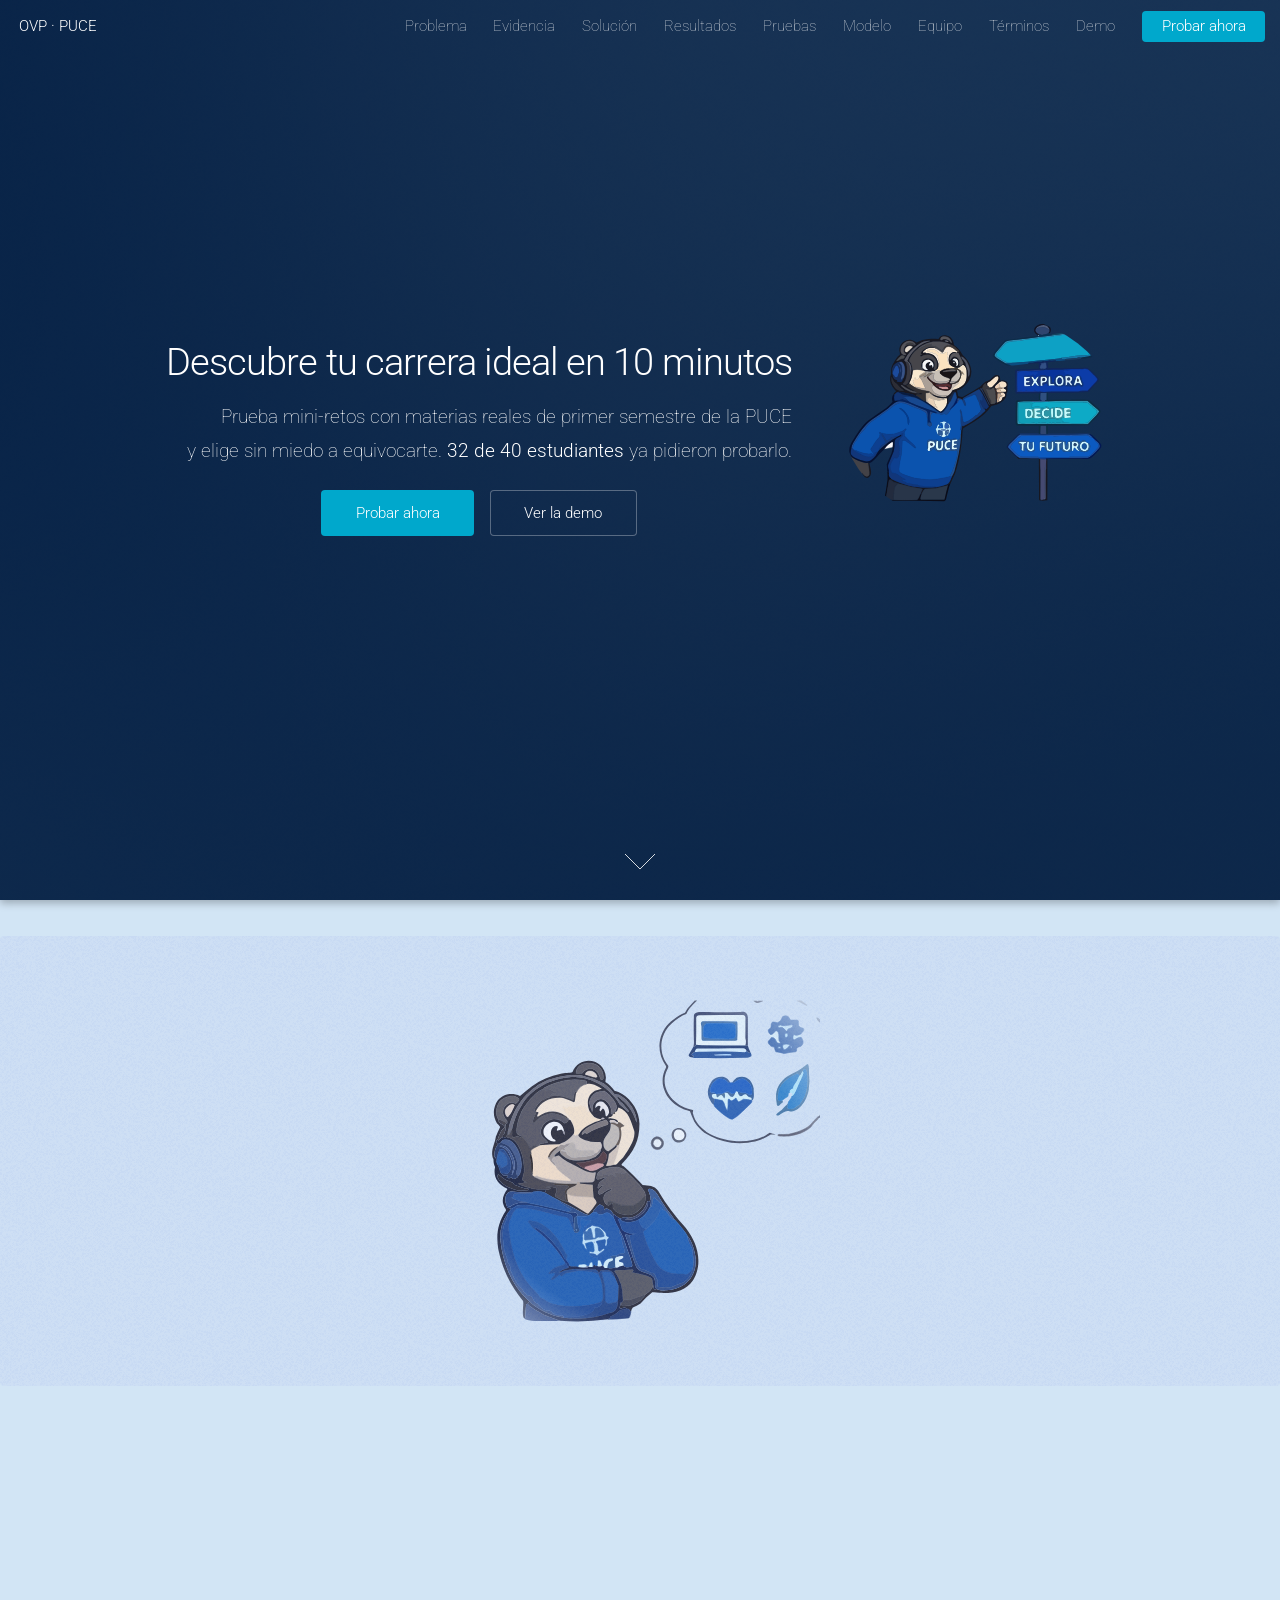
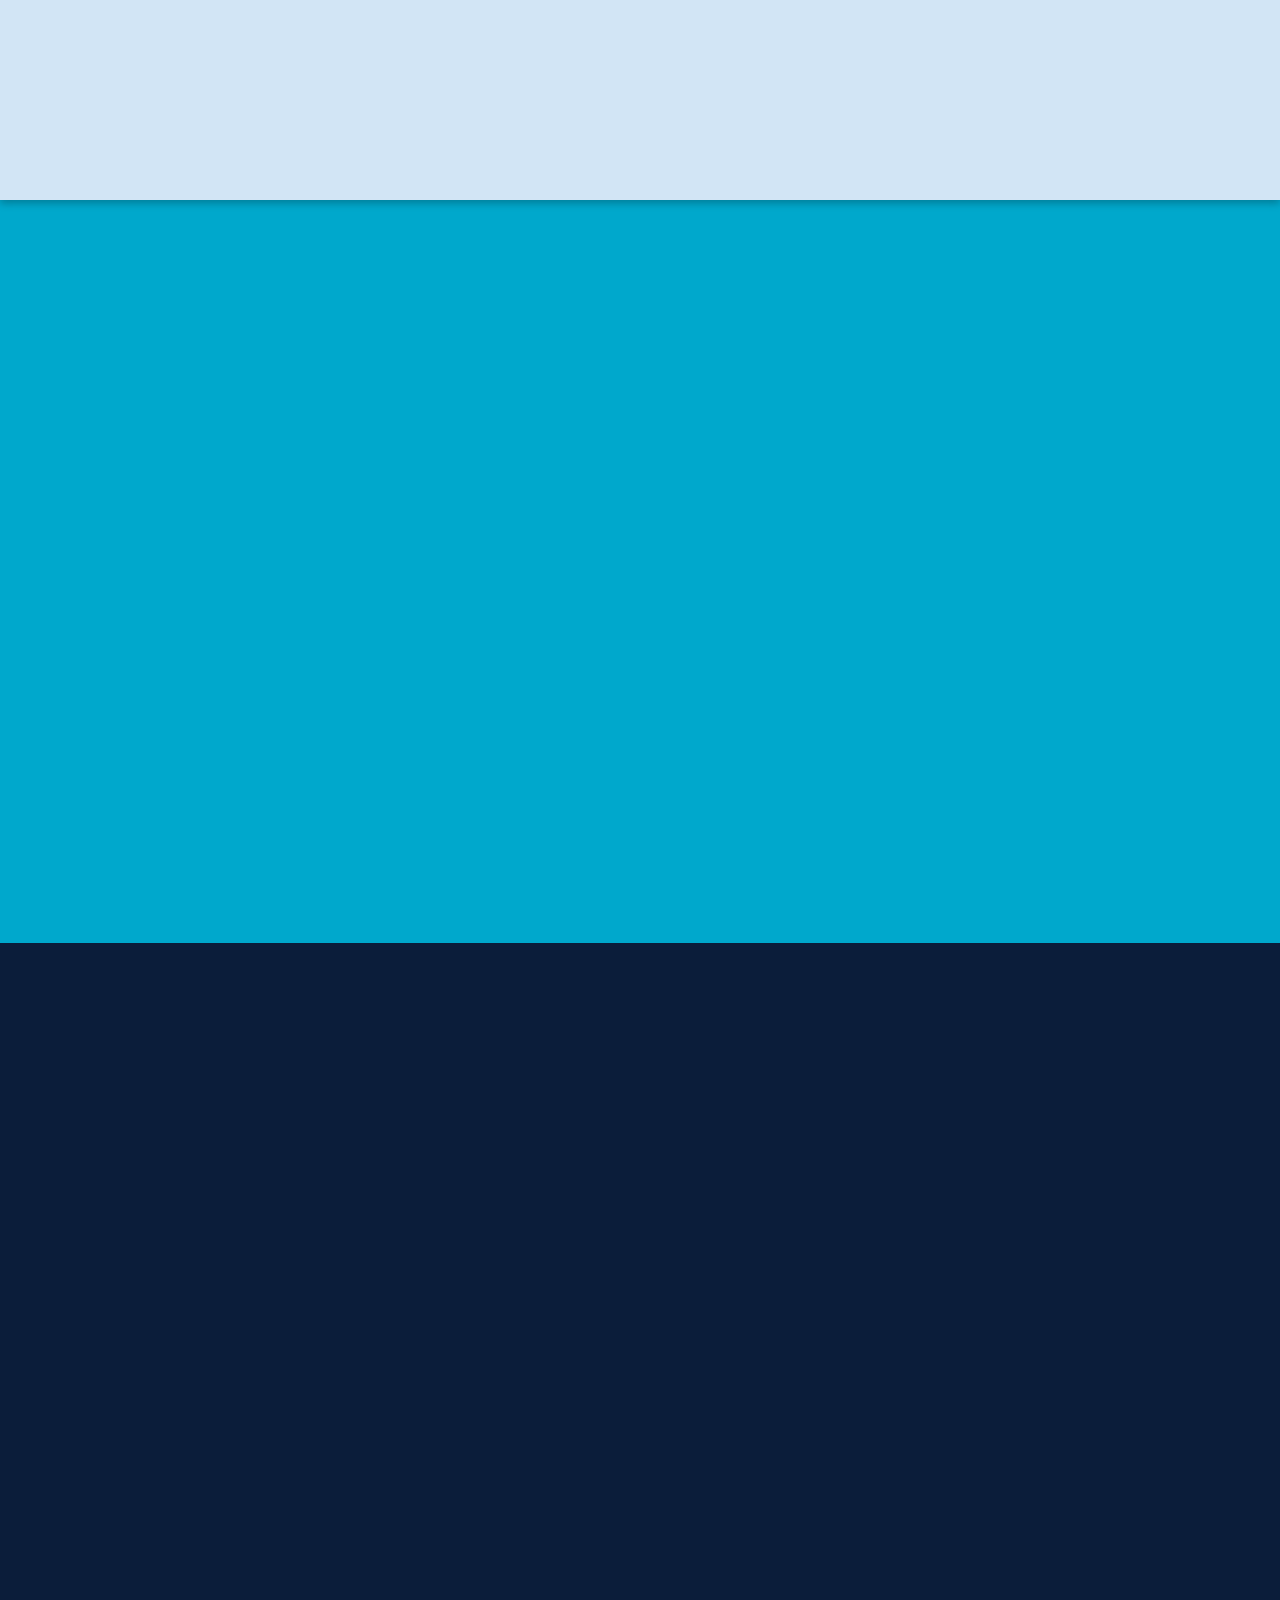
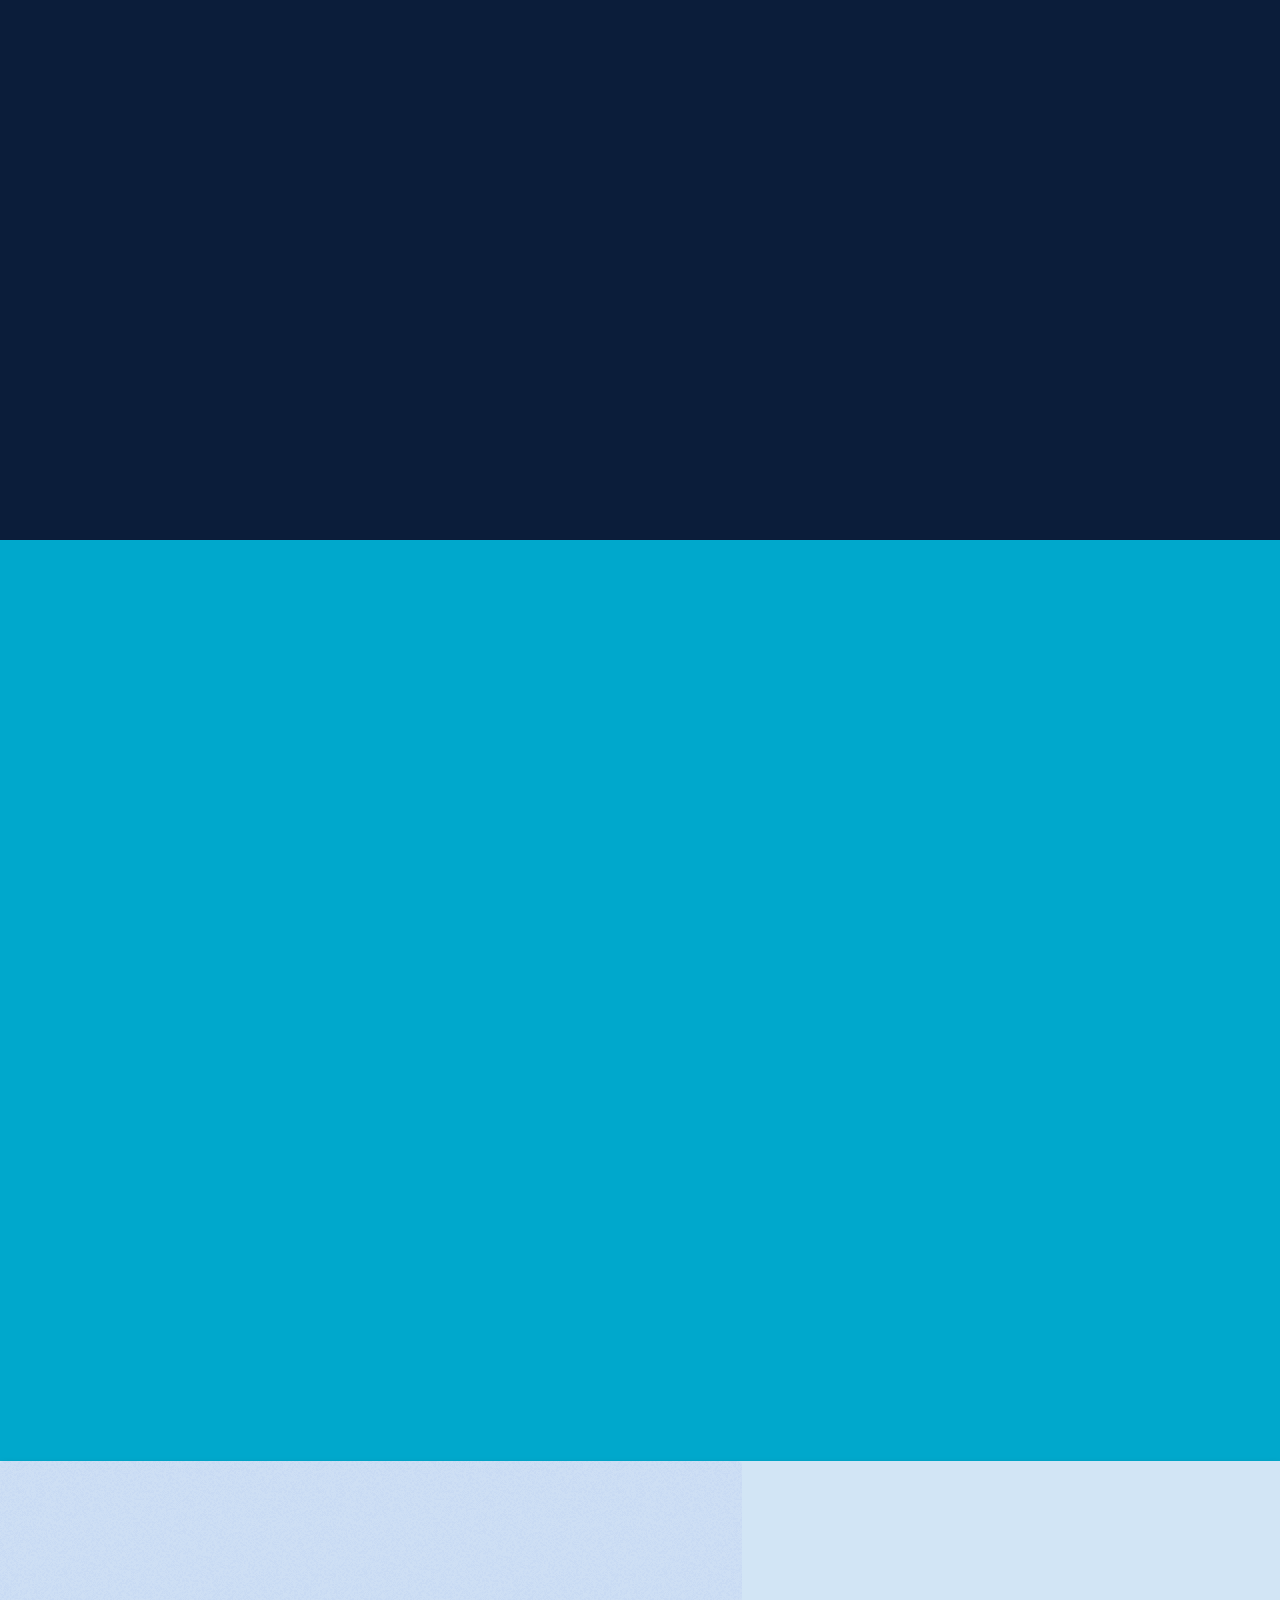
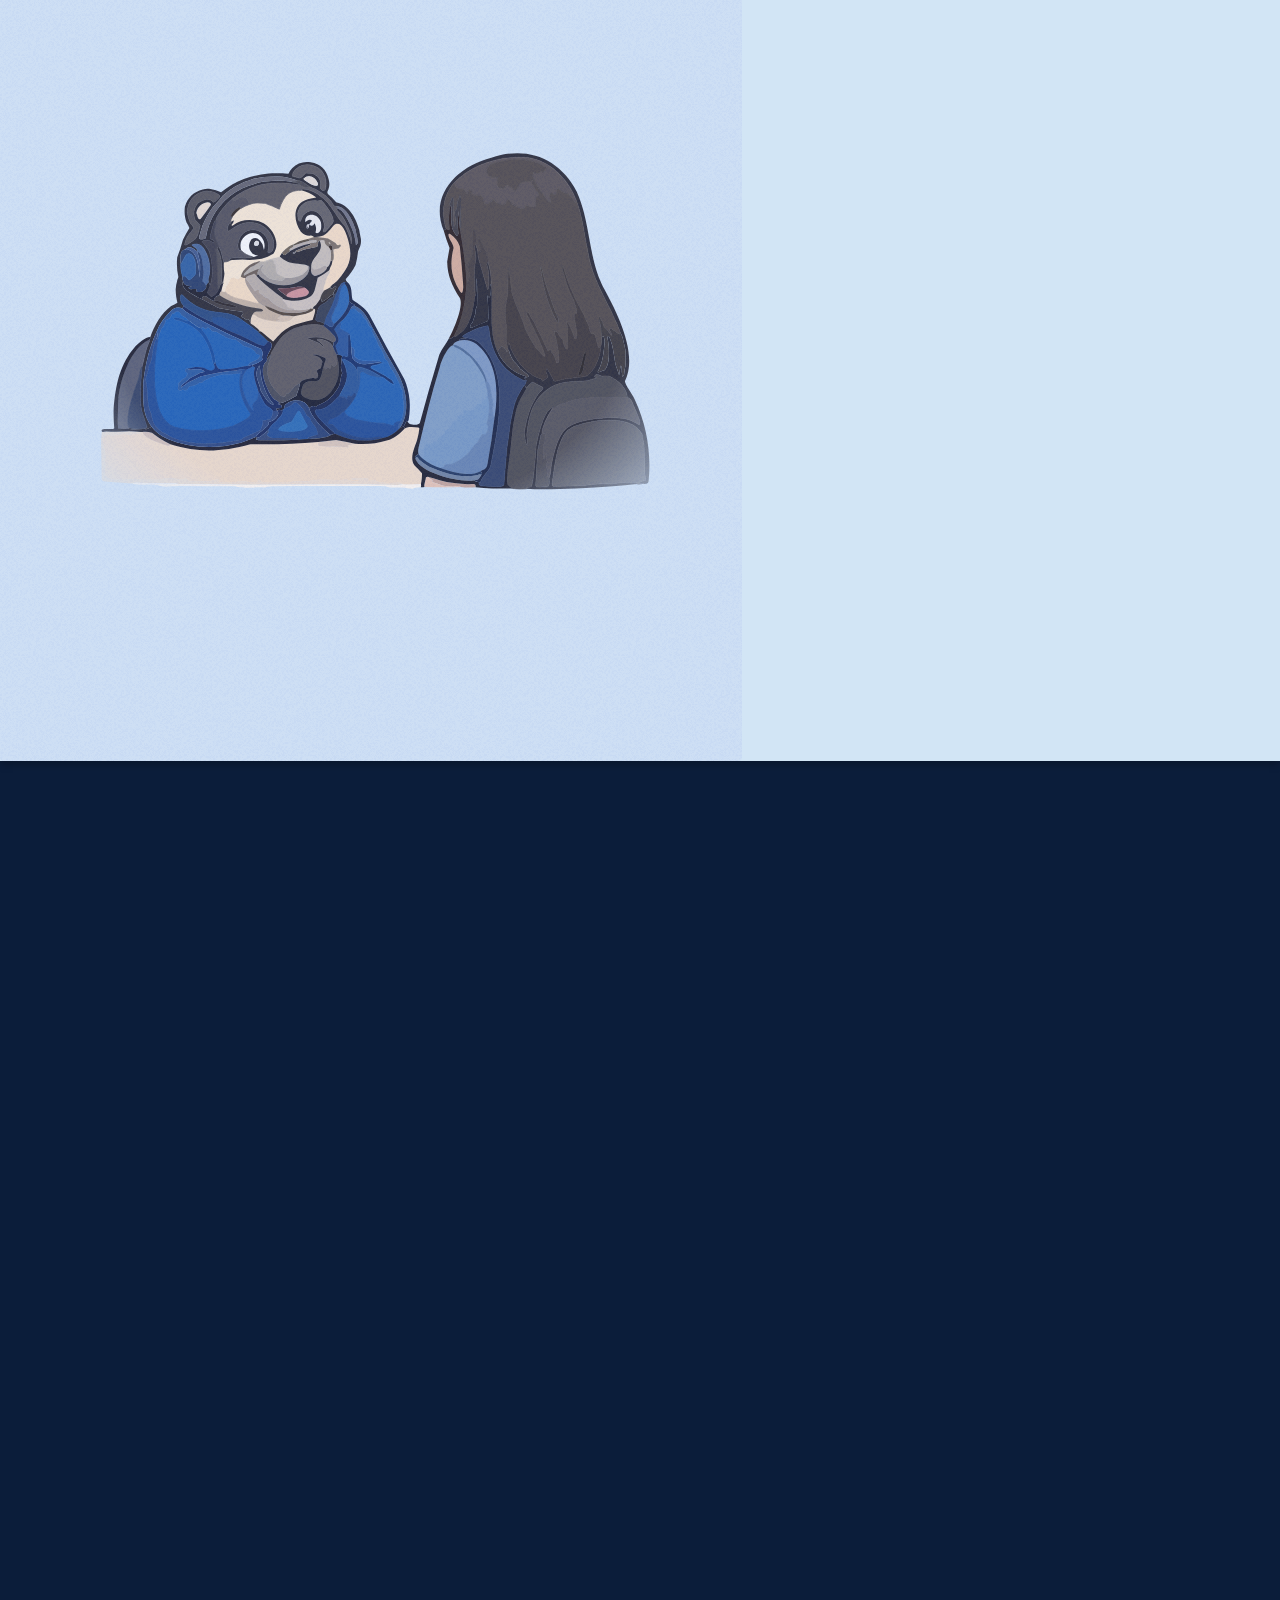
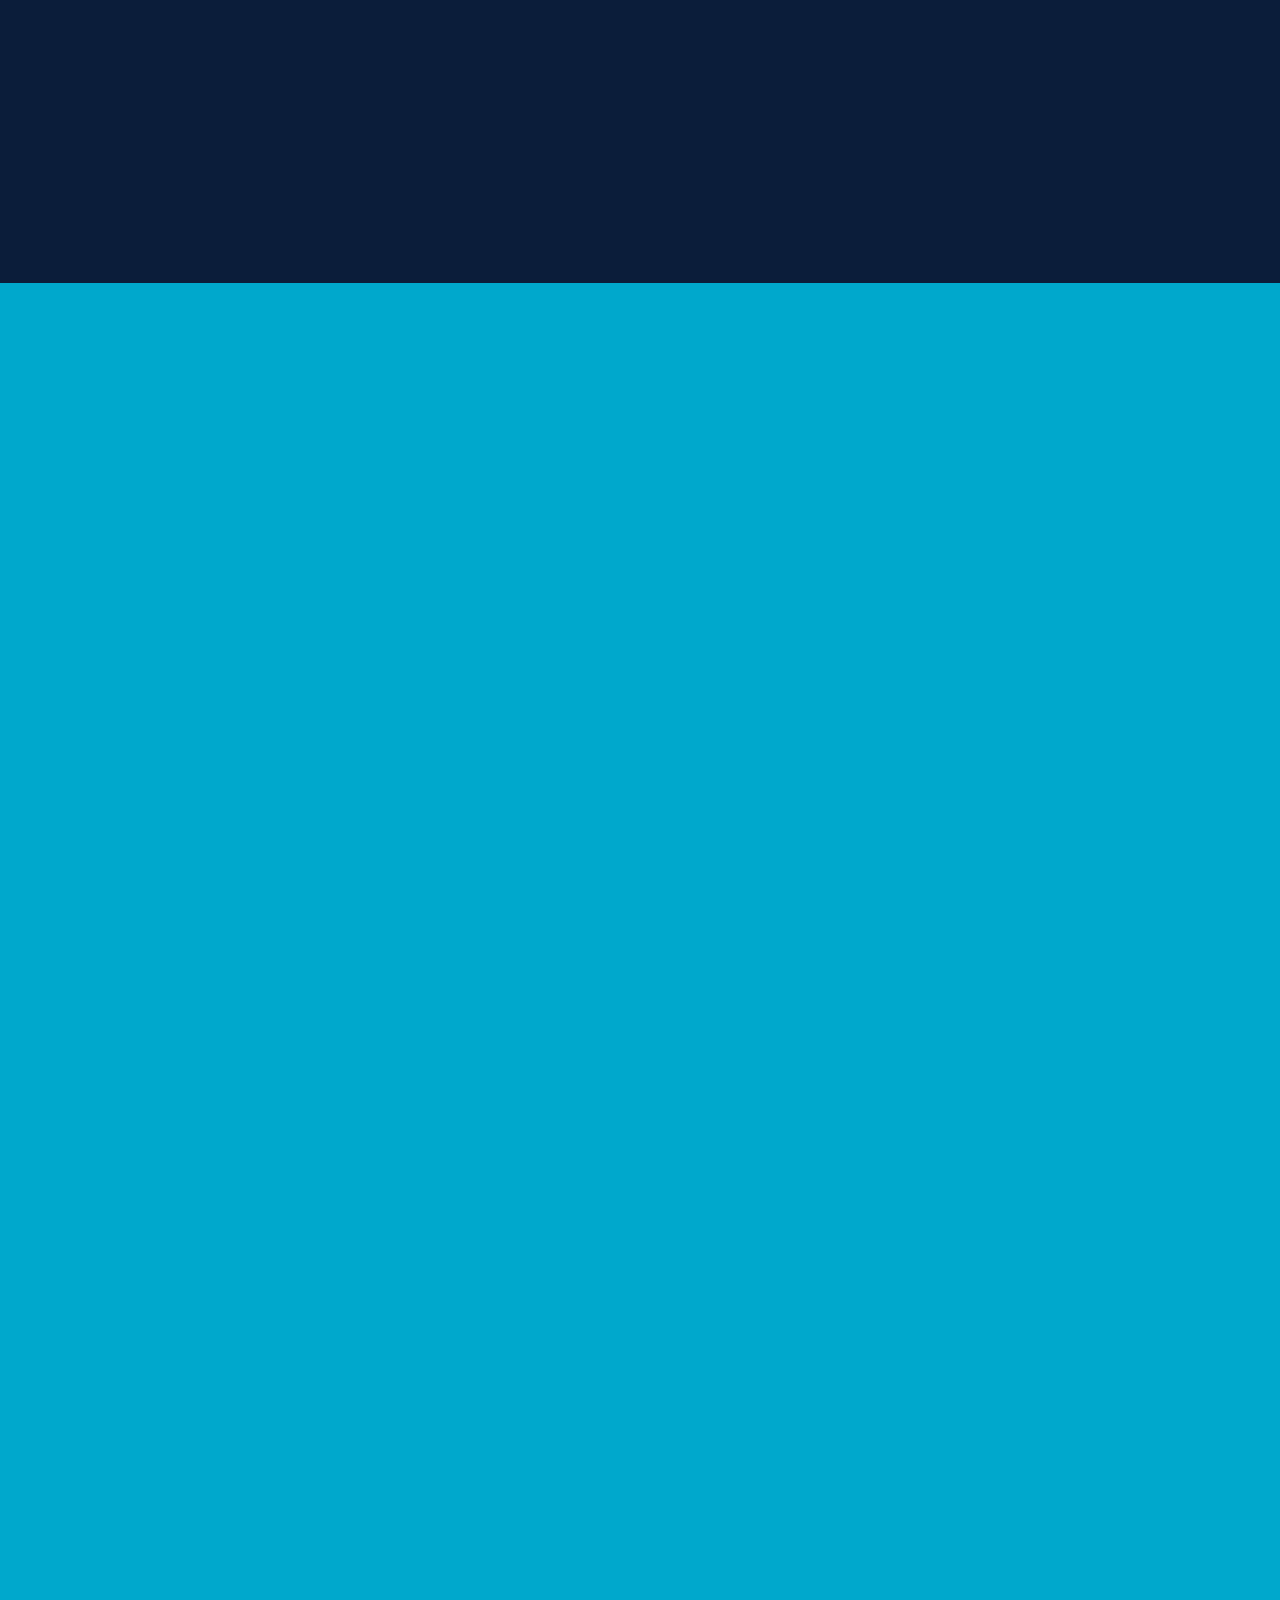
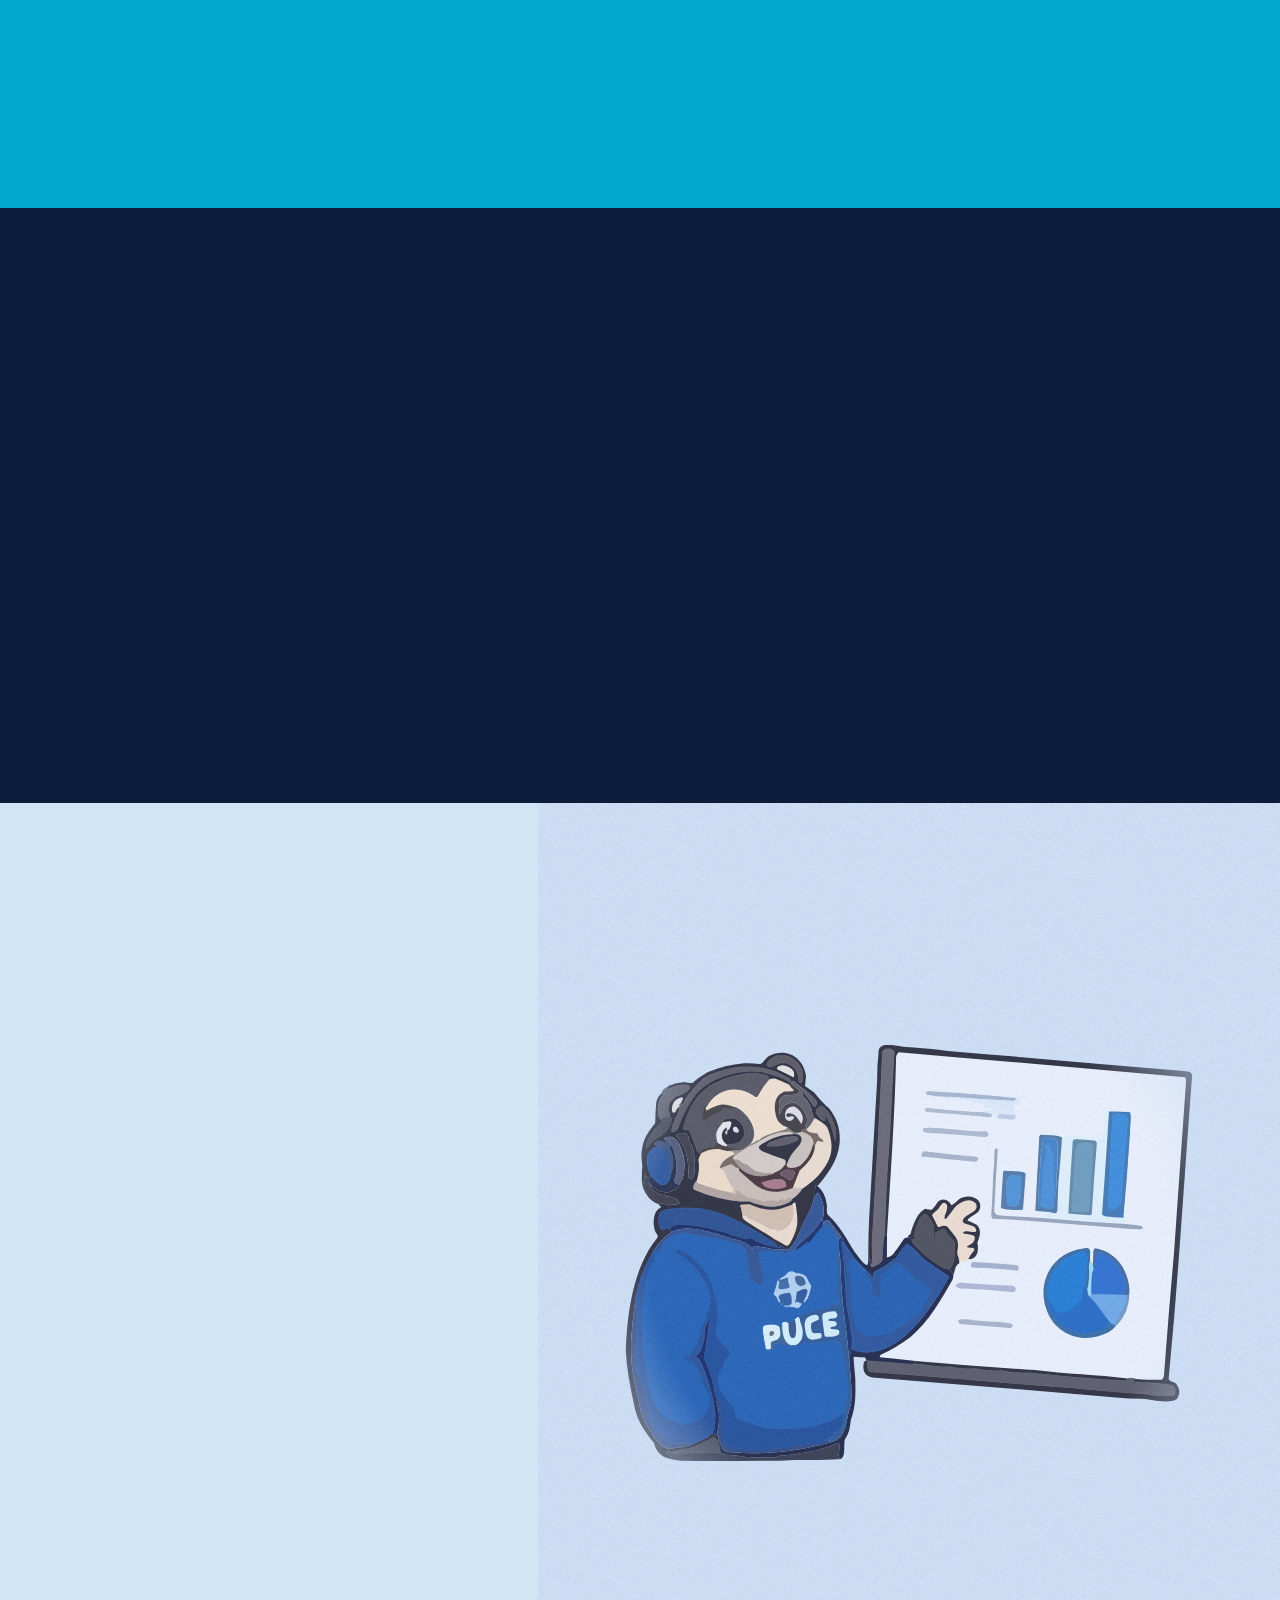
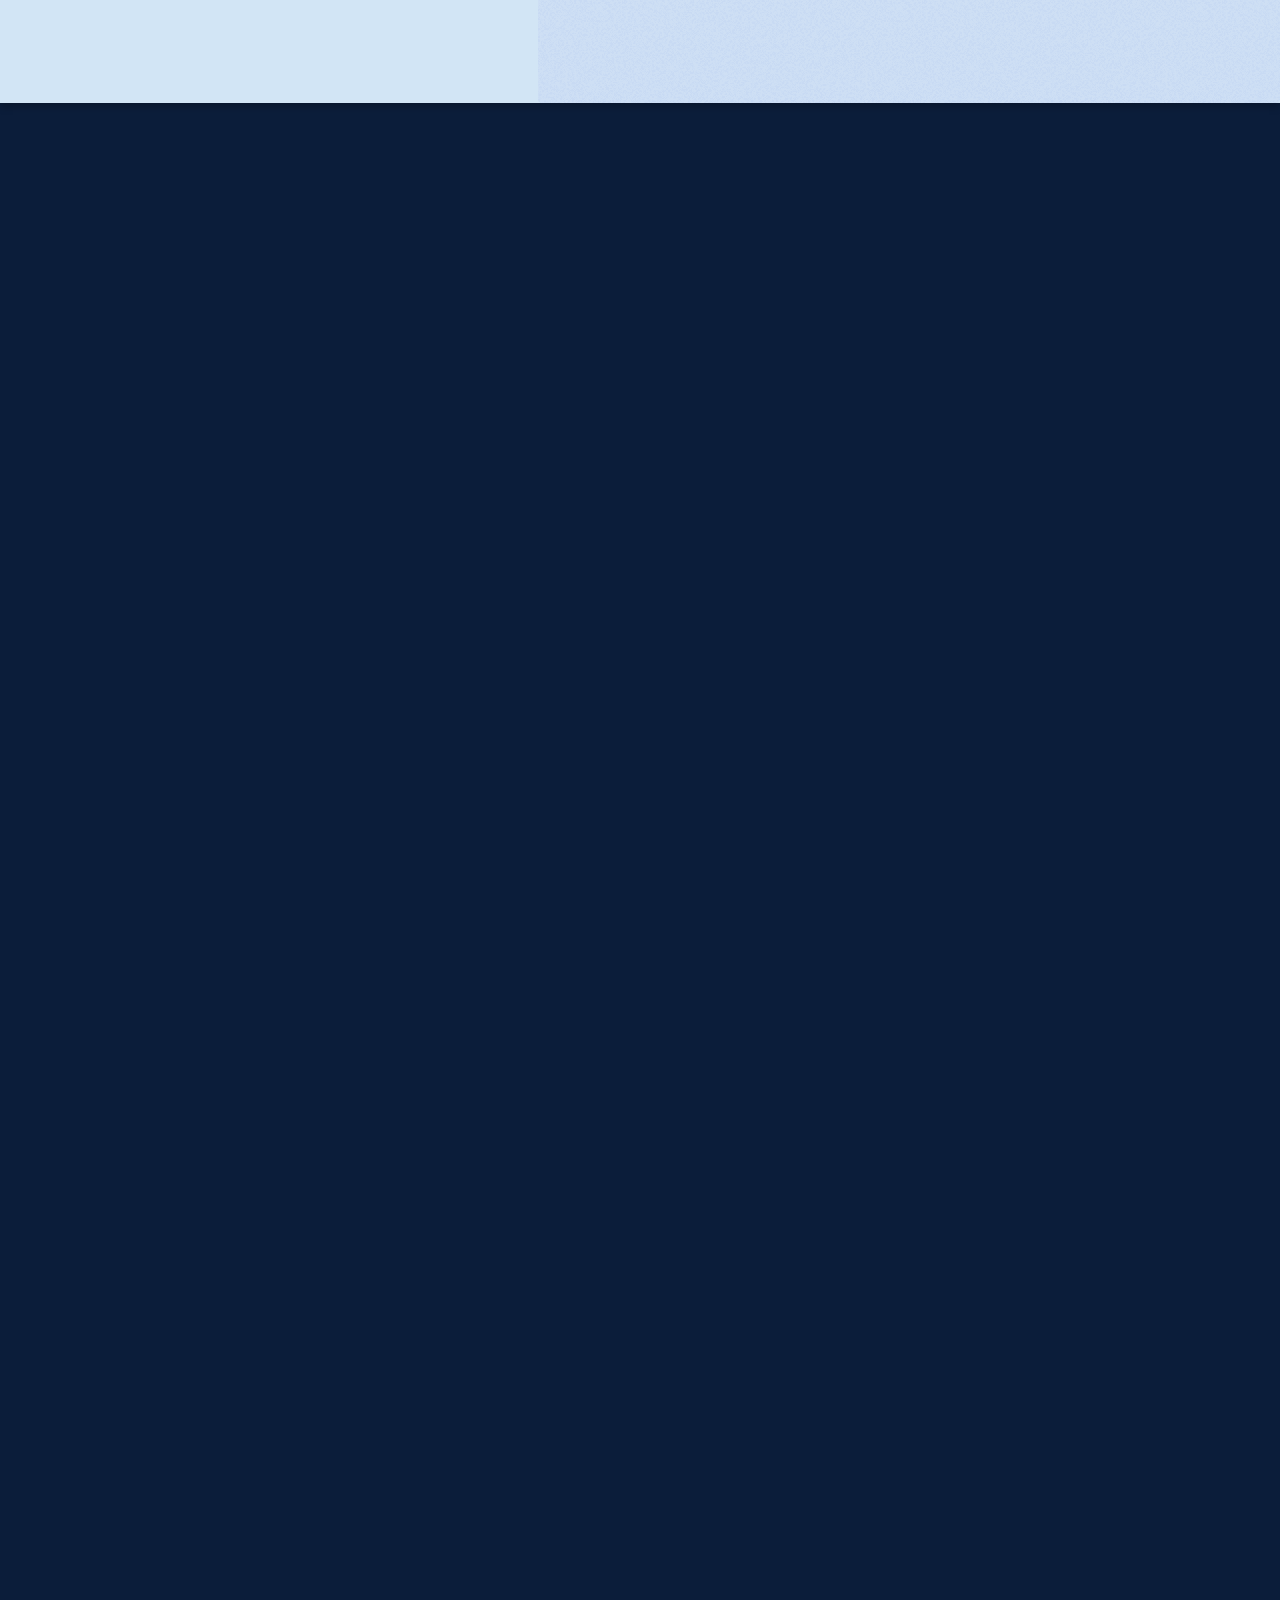
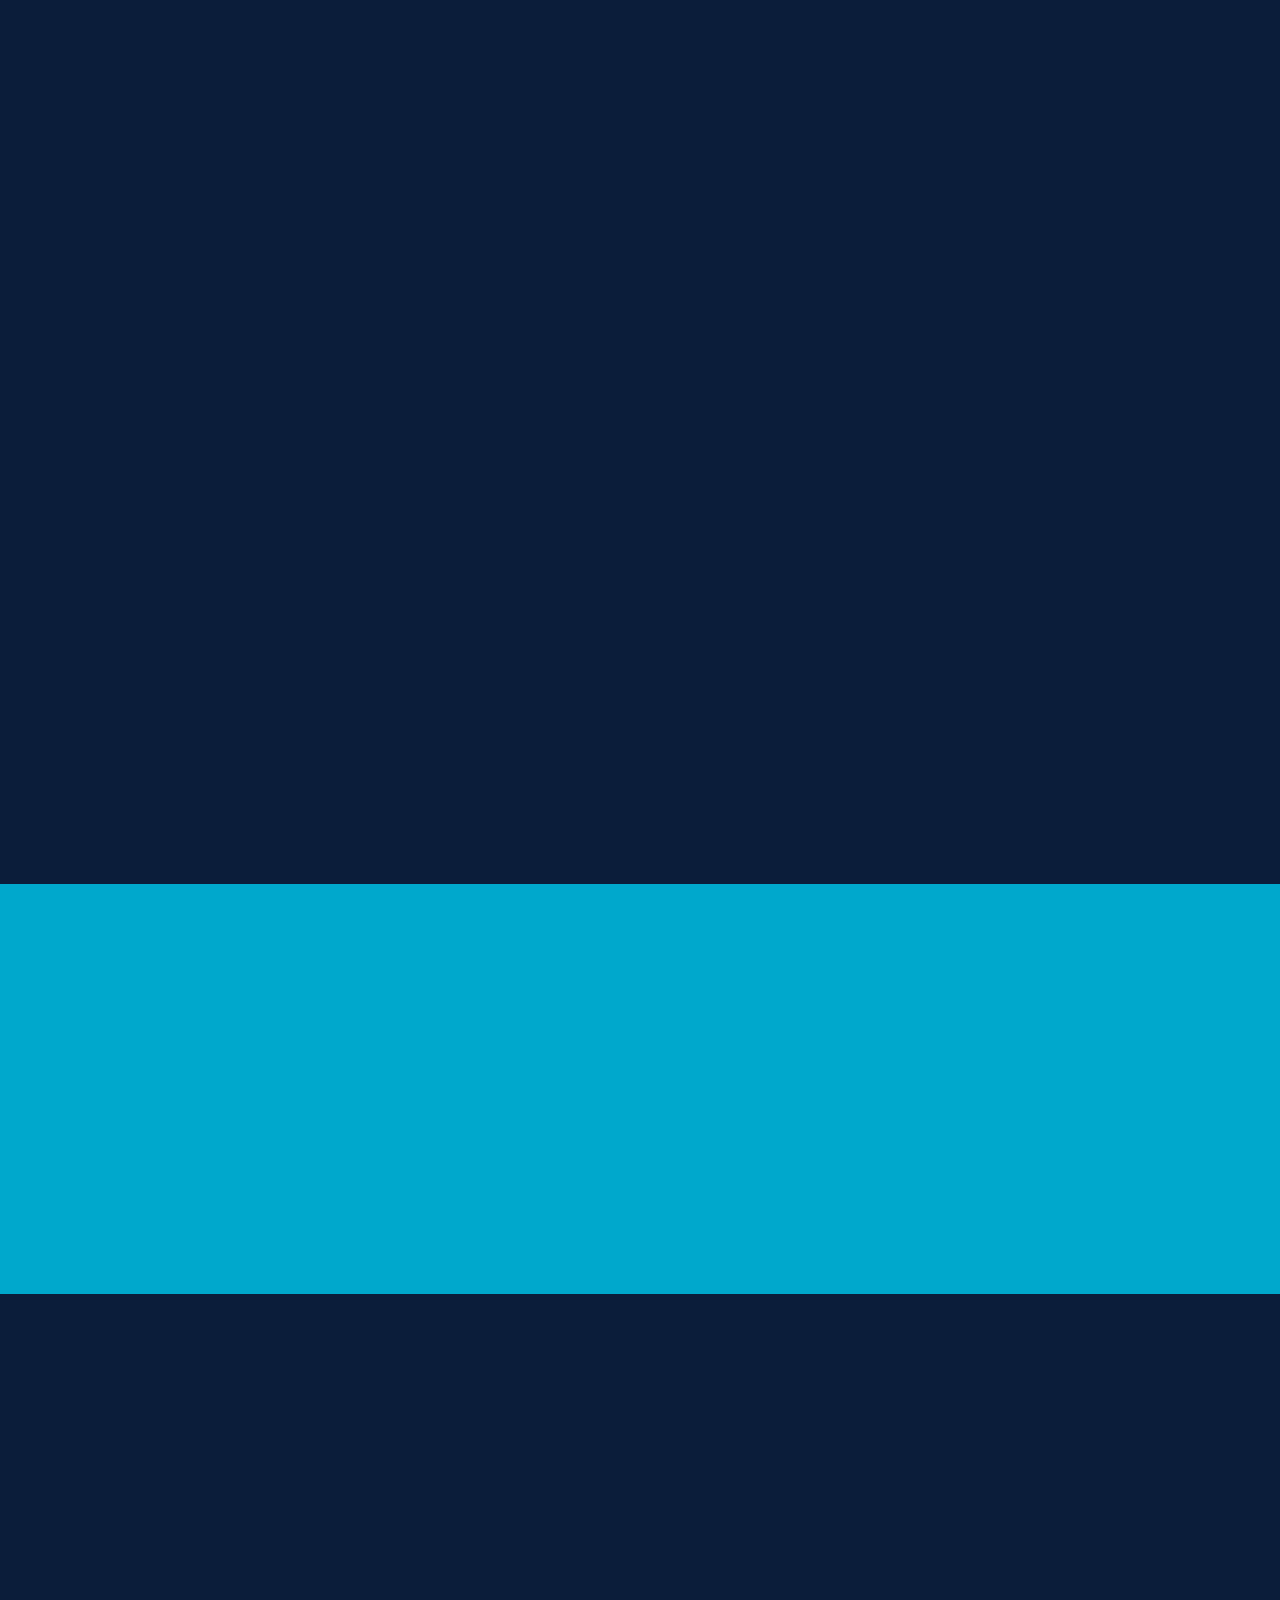
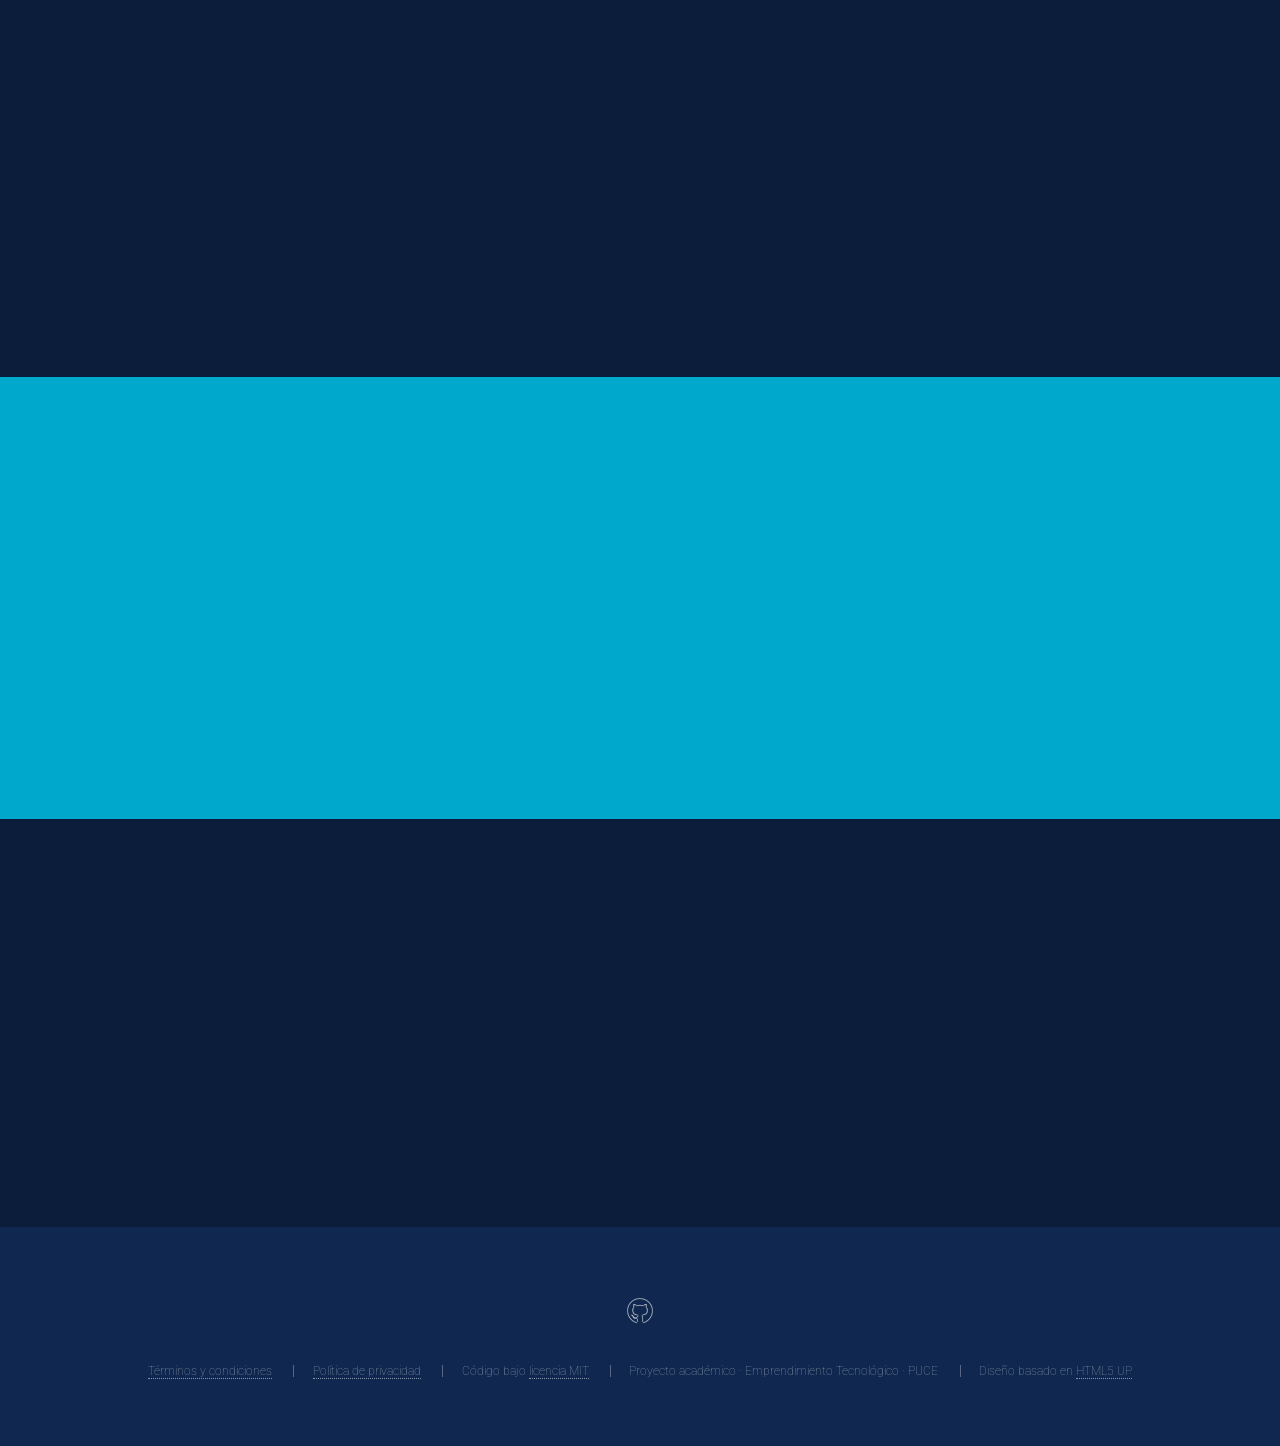
<file: index.html>
<!DOCTYPE HTML>
<!--
	Landing page · Plataforma de Contraste Curricular OVP · Equipo Developers CARF
	Basada en la plantilla «Landed» de HTML5 UP (html5up.net | @ajlkn),
	licencia Creative Commons Attribution 3.0 (assets/LICENSE-HTML5UP.txt).
-->
<html lang="es">
	<head>
		<title>OVP · Descubre tu carrera ideal en 10 minutos</title>
		<meta charset="utf-8" />
		<meta name="viewport" content="width=device-width, initial-scale=1" />
		<meta name="description" content="Orientación vocacional de la PUCE con mini-retos de materias reales de primer semestre. Test corto, Top 3 de carreras y AurelioBot." />
		<link rel="icon" type="image/svg+xml" href="assets/img/aurelio/bienvenido.svg" />
		<link rel="stylesheet" href="assets/css/main.css" />
		<link rel="stylesheet" href="https://fonts.googleapis.com/css2?family=Roboto:wght@400;700&display=swap" />
		<link rel="stylesheet" href="assets/css/ovp.css" />
		<noscript><link rel="stylesheet" href="assets/css/noscript.css" /></noscript>
	</head>
	<body class="is-preload landing">
		<div id="page-wrapper">

			<!-- Encabezado -->
				<header id="header">
					<h1 id="logo"><a href="index.html">OVP · PUCE</a></h1>
					<nav id="nav">
						<ul>
							<li><a href="#problema" class="scrolly">Problema</a></li>
							<li><a href="#evidencia" class="scrolly">Evidencia</a></li>
							<li><a href="#como-funciona" class="scrolly">Solución</a></li>
							<li><a href="#resultados" class="scrolly">Resultados</a></li>
							<li><a href="#pruebas" class="scrolly">Pruebas</a></li>
							<li><a href="#saas" class="scrolly">Modelo</a></li>
							<li><a href="#equipo" class="scrolly">Equipo</a></li>
							<li><a href="#terminos" class="scrolly">Términos</a></li>
							<li><a href="#demo" class="scrolly">Demo</a></li>
							<li><a href="https://emprendimiento-mvp.onrender.com/" class="button primary" target="_blank" rel="noopener">Probar ahora</a></li>
						</ul>
					</nav>
				</header>

			<!-- 1. Propuesta de valor en una frase -->
				<section id="banner">
					<div class="content">
						<header>
							<h2>Descubre tu carrera ideal en 10&nbsp;minutos</h2>
							<p>Prueba mini-retos con materias reales de primer semestre de la PUCE<br />
							y elige sin miedo a equivocarte. <strong>32 de 40 estudiantes</strong> ya pidieron probarlo.</p>
							<ul class="actions special banner-actions">
								<li><a href="https://emprendimiento-mvp.onrender.com/" class="button primary" target="_blank" rel="noopener">Probar ahora</a></li>
								<li><a href="#demo" class="button scrolly">Ver la demo</a></li>
							</ul>
						</header>
						<span class="image"><img src="assets/img/aurelio/signo-explora-decide-futuro.svg" alt="Aurelio, el oso de anteojos de la PUCE, junto a un letrero que dice: explora, decide, tu futuro" /></span>
					</div>
					<a href="#problema" class="goto-next scrolly">Siguiente</a>
				</section>

			<!-- 2. El problema, con datos -->
				<section id="problema" class="spotlight style1 bottom aurelio-spot">
					<span class="image fit main aurelio-bg"><img src="assets/img/aurelio/pensando.svg" alt="Aurelio pensando" /></span>
					<div class="content">
						<div class="container">
							<div class="row">
								<div class="col-4 col-12-medium">
									<header>
										<h2>Elegir carrera a ciegas sale caro</h2>
										<p>Para el estudiante y para la universidad</p>
									</header>
								</div>
								<div class="col-4 col-12-medium">
									<p>El test web de la PUCE tiene unas <strong>70 preguntas</strong> y entrega clasificaciones genéricas. En nuestras entrevistas, las estudiantes lo resolvieron <strong>en 10 a 15 minutos, marcando «tal vez» o «no» al azar</strong>, y nadie abrió el PDF de las mallas.</p>
								</div>
								<div class="col-4 col-12-medium">
									<p>El choque llega en el primer semestre, con las materias filtro que nadie advirtió. Las familias gastan <strong>entre 30 y 200 dólares</strong> en clases particulares y preuniversitarios, y cada desertor de primer nivel le cuesta a la universidad <strong>entre 1.500 y 2.500 dólares</strong> (estimación del equipo).</p>
								</div>
							</div>
						</div>
					</div>
					<a href="#evidencia" class="goto-next scrolly">Siguiente</a>
				</section>

			<!-- 3. Evidencia de campo -->
				<section id="evidencia" class="wrapper style2 special fade-up">
					<div class="container">
						<header class="major">
							<h2>Lo validamos en el campo</h2>
							<p>12 entrevistas con el método Mom Test y 40 encuestas a estudiantes de 3.° de Bachillerato en Quito (septiembre de 2026)</p>
						</header>
						<div class="row gtr-uniform cifras">
							<div class="col-4 col-12-medium"><div class="tarjeta">
								<p class="cifra">8 de 12</p>
								<p>entrevistados dicen que los tests vocacionales dan diagnósticos genéricos que <strong>aumentan la indecisión</strong>.</p>
							</div></div>
							<div class="col-4 col-12-medium"><div class="tarjeta">
								<p class="cifra">6 de 12</p>
								<p>construyeron <strong>apaños de alto esfuerzo</strong>: clases pagadas, IA para entender la malla o revisarla línea por línea con familiares.</p>
							</div></div>
							<div class="col-4 col-12-medium"><div class="tarjeta">
								<p class="cifra">30</p>
								<p>documentos llegó a abrir una estudiante para entender qué materias le esperaban.</p>
							</div></div>
						</div>
						<div class="row gtr-uniform citas">
							<div class="col-6 col-12-medium">
								<blockquote>«Los resultados me salen y me dicen: puedes seguir esto o puedes seguir este otro… al final tengo todas las opciones y no me decido por una sola.»<span>— Estudiante de 3.° de Bachillerato, Quito</span></blockquote>
							</div>
							<div class="col-6 col-12-medium">
								<blockquote>«Prácticamente me dijeron: tú puedes estudiar lo que tú quieras… no considero que haya sido de aporte.»<span>— Estudiante de primer semestre de Ingeniería, Quito</span></blockquote>
							</div>
						</div>
					</div>
				</section>

			<!-- Proceso del trabajo del cliente (E5) -->
				<section id="proceso" class="wrapper style1 special fade-up">
					<div class="container">
						<header class="major">
							<h2>Así elige carrera hoy un estudiante</h2>
							<p>Proceso del trabajo del cliente · Trabajo: descubrir su vocación y elegir la mejor carrera</p>
						</header>
						<ol class="proceso">
							<li><span>1</span>Buscar opciones de tests vocacionales</li>
							<li class="dolor"><span>2</span>Responder el cuestionario de intereses<em>A · Tiempo</em></li>
							<li class="dolor"><span>3</span>Recibir el informe de resultados<em>B · Calidad</em></li>
							<li class="dolor"><span>4</span>Investigar las carreras sugeridas<em>C · Calidad</em></li>
							<li><span>5</span>Consultar con orientadores o padres</li>
							<li><span>6</span>Comparar universidades y mallas</li>
							<li><span>7</span>Filtrar las mejores opciones</li>
							<li class="dolor"><span>8</span>Inscribirse en la universidad elegida<em>D · Riesgo y dinero</em></li>
						</ol>
						<div class="row gtr-uniform marcadores">
							<div class="col-3 col-6-medium col-12-xsmall"><h4>A · Paso 2 · Tiempo</h4><p>Unas 70 preguntas: el estudiante se aburre y responde al azar.</p></div>
							<div class="col-3 col-6-medium col-12-xsmall"><h4>B · Paso 3 · Calidad</h4><p>Resultados genéricos: «eres apto para Ingeniería, Medicina o Arte».</p></div>
							<div class="col-3 col-6-medium col-12-xsmall"><h4>C · Paso 4 · Calidad</h4><p>Poca claridad sobre el campo laboral y las materias reales de primer semestre.</p></div>
							<div class="col-3 col-6-medium col-12-xsmall"><h4>D · Paso 8 · Riesgo</h4><p>Si elige mal, deserta en el primer semestre y pierde tiempo y dinero.</p></div>
						</div>
					</div>
				</section>

			<!-- 4. Solución: cómo funciona -->
				<section id="como-funciona" class="wrapper style1 special fade-up">
					<div class="container">
						<header class="major">
							<h2>Un test que te deja probar la carrera</h2>
							<p>Test vocacional adaptativo con contraste curricular: tres pasos, desde el celular</p>
						</header>
						<div class="box alt">
							<div class="row gtr-uniform">
								<section class="col-4 col-12-medium paso">
									<span class="paso-num">1</span>
									<img src="assets/img/aurelio/pregunta.svg" alt="" />
									<h3>15 preguntas, no 70</h3>
									<p>Un test corto de intereses. El 70 % de las encuestadas tolera entre 5 y 15 minutos: lo diseñamos para ese límite.</p>
								</section>
								<section class="col-4 col-12-medium paso">
									<span class="paso-num">2</span>
									<img src="assets/img/aurelio/presenta-opciones.svg" alt="" />
									<h3>Tu Top 3 de carreras</h3>
									<p>Las tres carreras de la PUCE más afines a ti, con su facultad y tu porcentaje de afinidad.</p>
								</section>
								<section class="col-4 col-12-medium paso">
									<span class="paso-num">3</span>
									<img src="assets/img/aurelio/investigando.svg" alt="" />
									<h3>Mini-retos reales</h3>
									<p>Ejercicios de 2 minutos de materias de primer semestre, como Álgebra, Lógica o Morfofunción, para que vivas la carrera antes de matricularte.</p>
								</section>
							</div>
						</div>
					</div>
				</section>

			<!-- Lienzo de la propuesta de valor (E5, versión actualizada) -->
				<section id="propuesta" class="wrapper style2 special fade-up">
					<div class="container">
						<header class="major">
							<h2>Cada frustración tiene su respuesta</h2>
							<p>Lienzo de la propuesta de valor · Trabajos del estudiante: descubrir su vocación, elegir la mejor opción para su contexto y decidir con el respaldo de su familia</p>
						</header>
						<div class="table-wrapper">
							<table class="encaje">
								<thead><tr><th>Frustración del estudiante</th><th>Cómo la aliviamos</th></tr></thead>
								<tbody>
									<tr><td>«Los test vocacionales son muy genéricos»</td><td>Test vocacional personalizado, validado psicométricamente por una psicóloga de Admisiones PUCE</td></tr>
									<tr><td>«No entiendo cuál es el campo de trabajo de la carrera»</td><td>Información simplificada de mallas, costos y campos de trabajo</td></tr>
									<tr><td>«Las mallas tienen información técnica de materias que no entiendo»</td><td>Mini-retos que te dejan probar una parte de las materias antes de matricularte</td></tr>
								</tbody>
							</table>
						</div>
						<div class="table-wrapper">
							<table class="encaje">
								<thead><tr><th>Lo que el estudiante quiere lograr</th><th>Cómo se lo damos</th></tr></thead>
								<tbody>
									<tr><td>Entender sus habilidades y cómo se relacionan con el trabajo que hará</td><td>Cuestionario dinámico que se adapta al usuario y relaciona sus habilidades con las carreras</td></tr>
									<tr><td>Tener una idea clara de las materias que enfrentará antes de matricularse</td><td>Toda la información de mallas, carreras y costos en un solo lugar, interactiva y a través de retos</td></tr>
									<tr><td>Saber hacia dónde dirigirse y cuáles son los siguientes pasos</td><td>Acompañamiento integral, conectado con los asesores de Admisiones</td></tr>
								</tbody>
							</table>
						</div>
						<p class="productos"><strong>Productos:</strong> test vocacional personalizado · mini-retos prácticos de las carreras resultantes · AurelioBot para resolver dudas</p>
					</div>
				</section>

			<!-- AurelioBot -->
				<section id="aurelio" class="spotlight style2 right aurelio-spot">
					<span class="image fit main aurelio-bg"><img src="assets/img/aurelio/escucha-activa.svg" alt="Aurelio escuchando a un estudiante" /></span>
					<div class="content">
						<header>
							<h2>AurelioBot y un asesor humano</h2>
							<p>Porque las dudas no se resuelven solas</p>
						</header>
						<p>El <strong>42,5 %</strong> de las encuestadas prefiere resolver sus dudas con un asistente virtual y el <strong>57,5 %</strong> con un asesor de Admisiones. Por eso combinamos los dos: AurelioBot responde al instante sobre materias, costos, becas, duración y campo laboral, y deriva por WhatsApp al asesor cuando hace falta una persona.</p>
					</div>
					<a href="#demo" class="goto-next scrolly">Siguiente</a>
				</section>

			<!-- 5. Demo -->
				<section id="demo" class="wrapper style1 special fade-up">
					<div class="container">
						<header class="major">
							<h2>Mira cómo funciona</h2>
							<p>Producto mínimo viable: test general, test específico y AurelioBot</p>
						</header>
						<div class="video">
							<iframe src="https://www.youtube-nocookie.com/embed/t7AE_z4LNlQ?rel=0" title="Demostración de la Plataforma de Contraste Curricular OVP" frameborder="0" allow="accelerometer; autoplay; clipboard-write; encrypted-media; gyroscope; picture-in-picture; web-share" referrerpolicy="strict-origin-when-cross-origin" allowfullscreen></iframe>
						</div>
						<p class="video-alt">¿No se reproduce? <a href="https://www.youtube.com/watch?v=t7AE_z4LNlQ" target="_blank" rel="noopener">Ábrelo en YouTube</a></p>
						<ul class="actions special">
							<li><a href="https://emprendimiento-mvp.onrender.com/" class="button primary large" target="_blank" rel="noopener">Probar ahora</a></li>
						</ul>
					</div>
				</section>

			<!-- 6. Resultado del PMV -->
				<section id="resultados" class="wrapper style2 special fade-up">
					<div class="container">
						<header class="major">
							<h2>Superamos nuestra métrica</h2>
							<p>40 estudiantes vieron la demo y respondieron la encuesta</p>
						</header>
						<div class="row gtr-uniform cifras">
							<div class="col-4 col-12-medium">
								<p class="cifra">32 de 40</p>
								<p><strong>(80 %)</strong> dejaron su contacto real para probar el piloto. Nuestra meta era 21 y el criterio de abandono, menos de 20.</p>
							</div>
							<div class="col-4 col-12-medium">
								<p class="cifra">85 %</p>
								<p>consideran el nuevo proceso <strong>útil o muy útil</strong>. Nadie lo calificó como poco o nada útil.</p>
							</div>
							<div class="col-4 col-12-medium">
								<p class="cifra">70 %</p>
								<p>quiere completar el test <strong>en 15 minutos o menos</strong>: el formato corto responde a lo que pidieron.</p>
							</div>
						</div>
						<div class="meta">
							<div class="meta-barra"><span class="meta-esperado" style="width:52.5%">Meta: 21</span><span class="meta-obtenido" style="width:80%">Obtenido: 32</span></div>
						</div>
						<header class="major" id="pruebas" style="margin-top:3em;">
							<h2>Lo probaron 5 usuarias reales</h2>
							<p>Pruebas de usabilidad del 30 de octubre de 2026 con estudiantes del segmento, identificadas con códigos (U1 a U5) para proteger su privacidad.</p>
						</header>
						<div class="row gtr-uniform cifras">
							<div class="col-4 col-12-medium"><p class="cifra">5 de 5</p><p>completaron la tarea que les pedimos.</p></div>
							<div class="col-4 col-12-medium"><p class="cifra">6:30 min</p><p>tomó el <strong>recorrido completo</strong>, del test al mini-reto (U4).</p></div>
							<div class="col-4 col-12-medium"><p class="cifra">4 ajustes</p><p>hechos a partir de lo que nos dijeron, en la versión <strong>v0.3.0</strong>.</p></div>
						</div>
						<div class="table-wrapper" style="margin-top:2em;">
							<table>
								<thead><tr><th>Usuario</th><th>Perfil</th><th>Tarea</th><th>¿Completó?</th><th>Tiempo</th><th>Lo que observamos</th></tr></thead>
								<tbody>
									<tr><td><strong>U1</strong></td><td>Estudiante de 3.° de Bachillerato (Quito)</td><td>Completar el screening y ver su Top 3</td><td>Sí</td><td>3:40 min</td><td>Navegación fluida; destacó la claridad del Top 3.</td></tr>
									<tr><td><strong>U2</strong></td><td>Estudiante de 3.° de Bachillerato (Quito)</td><td>Resolver un mini-reto</td><td>Sí</td><td>2:10 min</td><td>Le costó presionar los botones en un celular pequeño.</td></tr>
									<tr><td><strong>U3</strong></td><td>Aspirante universitaria (18 años)</td><td>Preguntar a AurelioBot sobre la malla</td><td>Sí</td><td>1:15 min</td><td>Valoró el tono empático y la rapidez del asistente.</td></tr>
									<tr><td><strong>U4</strong></td><td>Estudiante de 3.° de Bachillerato (Quito)</td><td>Hacer el recorrido completo</td><td>Sí</td><td>6:30 min</td><td>Pidió más ejemplos prácticos en los mini-retos.</td></tr>
									<tr><td><strong>U5</strong></td><td>Aspirante universitaria (19 años)</td><td>Resolver un mini-reto y consultar a AurelioBot</td><td>Sí</td><td>4:05 min</td><td>Proceso claro; resaltó que no pide registro.</td></tr>
								</tbody>
							</table>
						</div>
						<p><strong>Qué cambiamos:</strong> botones más grandes en celulares pequeños, un tono de orientación (no de examen) en los mini-retos, respuestas más cortas de AurelioBot y un chat que ya no queda tapado por el teclado.</p>
					</div>
				</section>

			<!-- 7. Competencia -->
				<section id="competencia" class="wrapper style1 special fade-up">
					<div class="container">
						<header class="major">
							<h2>Lo que usan hoy y por qué somos distintos</h2>
						</header>
						<div class="table-wrapper">
							<table class="comparacion">
								<thead>
									<tr><th></th><th>Test web tradicional</th><th>Orientador o psicólogo</th><th>OVP</th></tr>
								</thead>
								<tbody>
									<tr><td>Duración</td><td>~70 preguntas</td><td>Una o varias citas</td><td><strong>15 preguntas, unos 10 min</strong></td></tr>
									<tr><td>Resultado</td><td>Áreas genéricas</td><td>Personalizado</td><td><strong>Top 3 de carreras PUCE</strong></td></tr>
									<tr><td>Prueba la carrera</td><td>No</td><td>No</td><td><strong>Mini-retos de 1.er semestre</strong></td></tr>
									<tr><td>Disponibilidad</td><td>24/7</td><td>Limitada: Admisiones no da abasto</td><td><strong>24/7 + asesor por WhatsApp</strong></td></tr>
									<tr><td>Costo para la familia</td><td>Gratis</td><td>Pagado</td><td><strong>Gratis</strong></td></tr>
								</tbody>
							</table>
						</div>
					</div>
				</section>

			<!-- 8. Modelo de negocio -->
				<section id="admisiones" class="spotlight style3 left aurelio-spot">
					<span class="image fit main bottom aurelio-bg"><img src="assets/img/aurelio/presenta-dashboard.svg" alt="Aurelio presentando un tablero de datos" /></span>
					<div class="content">
						<header>
							<h2>Quién paga: las universidades, empezando por la PUCE</h2>
							<p>Gratis para el estudiante</p>
						</header>
						<p>Solo el <strong>12,5 %</strong> de las familias pagaría con seguridad por la plataforma, así que el estudiante la usa gratis. Paga la <strong>Dirección de Admisiones de la PUCE</strong> con su presupuesto anual de captación: recibe prospectos perfilados con trazabilidad hacia su CRM y reportes de interés por carrera, para subir la conversión y frenar la deserción de primer año. Es un modelo <strong>SaaS (software como servicio)</strong>: cada universidad paga una suscripción anual.</p>
						<p>Llega a los aspirantes por el portal web de la PUCE, códigos QR en ferias y visitas a colegios, y WhatsApp de los asesores.</p>
					</div>
					<a href="#impacto" class="goto-next scrolly">Siguiente</a>
				</section>

			<!-- Cómo ganamos dinero: SaaS -->
				<section id="saas" class="wrapper style1 special fade-up">
					<div class="container">
						<header class="major">
							<h2>Cómo ganamos dinero</h2>
							<p>Software como servicio (SaaS) para universidades: primero la PUCE, después las universidades del país</p>
						</header>
						<div class="row gtr-uniform ruta saas-fases">
							<div class="col-4 col-12-medium"><p class="fecha">1 · Piloto PUCE</p><p><strong>Oct.–dic. 2026 · sin costo.</strong> Probamos la plataforma con aspirantes reales a cambio de acceso a temarios y datos de admisión, y medimos cuántos prospectos calificados genera.</p></div>
							<div class="col-4 col-12-medium"><p class="fecha">2 · PUCE, primer cliente</p><p><strong>2027 · licencia institucional.</strong> Convenio anual con la Dirección de Admisiones, dentro del presupuesto PUCE 2027, para todas sus carreras y su sede matriz.</p></div>
							<div class="col-4 col-12-medium"><p class="fecha">3 · Expansión</p><p><strong>2028 · universidades del país.</strong> Con el caso de éxito de la PUCE, ofrecemos el servicio a sus sedes y a otras universidades de Quito y de Ecuador.</p></div>
						</div>

						<div class="table-wrapper planes">
							<table>
								<thead><tr><th>Plan</th><th>Para quién</th><th>Incluye</th><th>Precio tentativo</th></tr></thead>
								<tbody>
									<tr><td>Básico</td><td>Universidades pequeñas</td><td>Hasta 1.500 aspirantes al año · test, Top 3 y mini-retos</td><td><strong>USD 250 / mes</strong><br />(USD 3.000 al año)</td></tr>
									<tr><td>Institucional</td><td>Universidades medianas y grandes, como la PUCE</td><td>Hasta 5.000 aspirantes al año · AurelioBot · tablero de prospectos para Admisiones</td><td><strong>USD 500 / mes</strong><br />(USD 6.000 al año)</td></tr>
									<tr><td>Multisede</td><td>Universidades con varias sedes</td><td>Aspirantes ilimitados · todas las sedes · integración con su CRM</td><td><strong>USD 900 / mes</strong><br />(USD 10.800 al año)</td></tr>
								</tbody>
							</table>
						</div>

						<div class="row gtr-uniform cifras">
							<div class="col-4 col-12-medium"><p class="cifra">4</p><p>deserciones evitadas al año pagan la licencia institucional: cada desertor le cuesta a la universidad entre 1.500 y 2.500 dólares.</p></div>
							<div class="col-4 col-12-medium"><p class="cifra">USD 0</p><p>para el estudiante: solo el 12,5 % de las familias pagaría por la plataforma, así que paga la universidad.</p></div>
							<div class="col-4 col-12-medium"><p class="cifra">&lt; USD 0,05</p><p>de costo variable por aspirante (consultas a la IA), más el hosting: el margen por licencia es alto.</p></div>
						</div>
						<p class="nota">Precios tentativos: los validaremos con la Dirección de Admisiones de la PUCE durante el piloto.</p>
					</div>
				</section>

			<!-- Business Model Canvas (E5, con las correcciones del docente) -->
				<section id="canvas" class="wrapper style1 special fade-up">
					<div class="container">
						<header class="major">
							<h2>Nuestro modelo de negocio</h2>
							<p>Business Model Canvas · Cliente 1: el estudiante que usa · Cliente 2: Admisiones, que paga</p>
						</header>
						<div class="bmc">
							<div class="bmc-b socios"><h4>8 · Socios clave</h4><ul><li>Direcciones de carrera de la PUCE, que validan los mini-retos</li><li>Dirección de Informática de la PUCE</li><li>Proveedores de IA (Groq o Gemini) y Supabase</li></ul></div>
							<div class="bmc-b actividades"><h4>7 · Actividades clave</h4><ul><li>Diseñar y validar los mini-retos por carrera</li><li>Mantener AurelioBot con respuestas claras y sin sesgos</li><li>Pruebas con estudiantes y ajustes de diseño</li></ul></div>
							<div class="bmc-b recursos"><h4>6 · Recursos clave</h4><ul><li>Banco de preguntas y mini-retos validado por directores de carrera</li><li>Datos de la oferta académica: mallas, costos y becas</li><li>Equipo de desarrollo</li></ul></div>
							<div class="bmc-b propuesta"><h4>2 · Propuesta de valor</h4><ul><li><strong>Estudiante:</strong> descubre tu carrera ideal en 10 minutos resolviendo mini-retos de materias reales, sin mallas confusas</li><li><strong>Admisiones:</strong> prospectos calificados y perfilados, para subir la matrícula y reducir la deserción</li></ul></div>
							<div class="bmc-b relacion"><h4>4 · Relación con clientes</h4><ul><li>Autoservicio con AurelioBot y derivación a un asesor por WhatsApp</li><li>Reuniones periódicas con Admisiones para evaluar y ajustar</li></ul></div>
							<div class="bmc-b canales"><h4>3 · Canales</h4><ul><li>Portal web de la PUCE</li><li>Códigos QR en ferias y visitas a colegios</li><li>Tablero de prospectos para Admisiones (Power BI)</li></ul></div>
							<div class="bmc-b segmentos"><h4>1 · Segmentos</h4><ul><li><strong>Usuario:</strong> estudiantes de 3.° de Bachillerato y aspirantes de 17 a 21 años en Quito</li><li><strong>Pagador:</strong> Dirección de Admisiones de la PUCE</li></ul></div>
							<div class="bmc-b costos"><h4>9 · Estructura de costos</h4><ul><li><strong>Variables:</strong> tokens de IA por consulta y hosting en la nube</li><li><strong>Fijos:</strong> horas de validación de retos con directores de carrera y mantenimiento</li></ul></div>
							<div class="bmc-b ingresos"><h4>5 · Fuentes de ingresos</h4><ul><li><strong>SaaS:</strong> suscripción anual por universidad, de USD 3.000 a 10.800 según el plan</li><li>Primer cliente: la PUCE, con licencia institucional de USD 6.000 al año (presupuesto 2027)</li><li>Después: universidades del país</li><li>Gratis para el estudiante</li></ul></div>
						</div>
					</div>
				</section>

			<!-- 9. Impacto -->
				<section id="impacto" class="wrapper style1 special fade-up">
					<div class="container">
						<header class="major">
							<h2>El tamaño del problema</h2>
						</header>
						<div class="row gtr-uniform cifras">
							<div class="col-4 col-12-medium">
								<p class="cifra">~45.000</p>
								<p>bachilleres se gradúan cada año en Quito.</p>
							</div>
							<div class="col-4 col-12-medium">
								<p class="cifra">~12.000</p>
								<p>pertenecen a colegios con perfil de postulación a universidades como la PUCE.</p>
							</div>
							<div class="col-4 col-12-medium">
								<p class="cifra">1 decisión</p>
								<p>mejor informada evita un semestre perdido para la familia y una matrícula perdida para la universidad.</p>
							</div>
						</div>
						<p class="nota">Cifras estimadas por el equipo. 40 encuestas no son una muestra representativa del país: son evidencia de que el patrón de las entrevistas se repite.</p>
					</div>
				</section>

			<!-- 10. Hoja de ruta, equipo y pedido -->
				<section id="ruta" class="wrapper style2 special fade-up">
					<div class="container">
						<header class="major">
							<h2>Lo que viene</h2>
							<p>Desarrollo con Scrum, en sprints de una semana</p>
						</header>
						<div class="row gtr-uniform ruta">
							<div class="col-3 col-6-medium col-12-xsmall"><p class="fecha">18 oct</p><p><strong>Sprint 0 listo:</strong> repositorio, tablero y backlog de 10 historias (45 puntos).</p></div>
							<div class="col-3 col-6-medium col-12-xsmall"><p class="fecha">25 oct</p><p><strong>Sprint 1:</strong> test de 15 preguntas, Top 3 y primer mini-reto, en el celular.</p></div>
							<div class="col-3 col-6-medium col-12-xsmall"><p class="fecha">26 oct</p><p><strong>Piloto</strong> con las 32 estudiantes inscritas.</p></div>
							<div class="col-3 col-6-medium col-12-xsmall"><p class="fecha">12 nov</p><p><strong>Versión 1.0</strong> publicada como app web con AurelioBot.</p></div>
						</div>
					</div>
				</section>

				<section id="equipo" class="wrapper style1 special fade-up">
					<div class="container">
						<header class="major">
							<h2>Equipo Developers CARF</h2>
							<p>Ingeniería en Sistemas de Información · PUCE</p>
						</header>
						<div class="row gtr-uniform equipo">
							<section class="col-3 col-6-medium col-12-xsmall"><span class="iniciales">JC</span><h3>Joselyn Cadena</h3><p><a href="https://github.com/LizzuDev" target="_blank" rel="noopener">@LizzuDev</a></p><p>Product Manager</p></section>
							<section class="col-3 col-6-medium col-12-xsmall"><span class="iniciales">PR</span><h3>Paúl Rosero</h3><p><a href="https://github.com/alex171215" target="_blank" rel="noopener">@alex171215</a></p><p>Líder técnico de desarrollo</p></section>
							<section class="col-3 col-6-medium col-12-xsmall"><span class="iniciales">AF</span><h3>Alejandro Flores</h3><p><a href="https://github.com/AlejandroFloresLu" target="_blank" rel="noopener">@AlejandroFloresLu</a></p><p>Backend, datos y operaciones</p></section>
							<section class="col-3 col-6-medium col-12-xsmall"><span class="iniciales">GA</span><h3>Gabriel Aguinaga</h3><p><a href="https://github.com/GAAGUINAGA" target="_blank" rel="noopener">@GAAGUINAGA</a></p><p>Diseño UX/UI e investigación de usuarios</p></section>
						</div>
						<ul class="actions special" style="margin-top:2em;">
							<li><a href="https://github.com/LizzuDev/emprendimiento-mvp" class="button" target="_blank" rel="noopener"><span class="icon brands fa-github"></span>&nbsp; Repositorio del proyecto (licencia MIT)</a></li>
						</ul>
					</div>
				</section>

			<!-- Pedido / llamado a la acción -->
				<section id="probar" class="wrapper style2 special fade">
					<div class="container">
						<header class="major">
							<h2>Lo que necesitamos</h2>
							<p>Un convenio piloto con la Dirección de Admisiones, acceso a los temarios y ejercicios reales de primer nivel, y la validación de los mini-retos por los directores de carrera.</p>
						</header>
						<ul class="actions special">
							<li><a href="https://emprendimiento-mvp.onrender.com/" class="button primary large" target="_blank" rel="noopener">Probar ahora</a></li>
							<li><a href="#demo" class="button large scrolly">Ver la demo</a></li>
							<li><a href="https://github.com/LizzuDev/emprendimiento-mvp" class="button large" target="_blank" rel="noopener"><span class="icon brands fa-github"></span>&nbsp; Código en GitHub</a></li>
						</ul>
					</div>
				</section>

			<!-- Términos de uso: documento completo en una ruta independiente -->
				<section id="terminos" class="wrapper style1 special fade-up">
					<div class="container">
						<header class="major">
							<h2>Términos y condiciones de uso</h2>
							<p>Conoce cómo funciona la plataforma OVP, qué significa el resultado del test y cómo se tratan los datos durante la orientación vocacional.</p>
						</header>
						<ul class="actions special">
							<li><a href="terminos/" class="button primary large">Leer términos y condiciones</a></li>
						</ul>
					</div>
				</section>

			<!-- Pie -->
				<footer id="footer">
					<ul class="icons">
						<li><a href="https://github.com/LizzuDev/emprendimiento-mvp" class="icon brands alt fa-github" target="_blank" rel="noopener"><span class="label">GitHub</span></a></li>
					</ul>
					<ul class="copyright">
						<li><a href="terminos/">Términos y condiciones</a></li>
						<li><a href="privacidad.html">Política de privacidad</a></li>
						<li>Código bajo <a href="https://github.com/LizzuDev/emprendimiento-mvp/blob/main/LICENSE" target="_blank" rel="noopener">licencia MIT</a></li>
						<li>Proyecto académico · Emprendimiento Tecnológico · PUCE</li>
						<li>Diseño basado en <a href="https://html5up.net" target="_blank" rel="noopener">HTML5 UP</a></li>
					</ul>
				</footer>

		</div>

		<!-- Scripts de la plantilla -->
			<script src="assets/js/jquery.min.js"></script>
			<script src="assets/js/jquery.scrolly.min.js"></script>
			<script src="assets/js/jquery.dropotron.min.js"></script>
			<script src="assets/js/jquery.scrollex.min.js"></script>
			<script src="assets/js/browser.min.js"></script>
			<script src="assets/js/breakpoints.min.js"></script>
			<script src="assets/js/util.js"></script>
			<script src="assets/js/main.js"></script>
	</body>
</html>
</file>
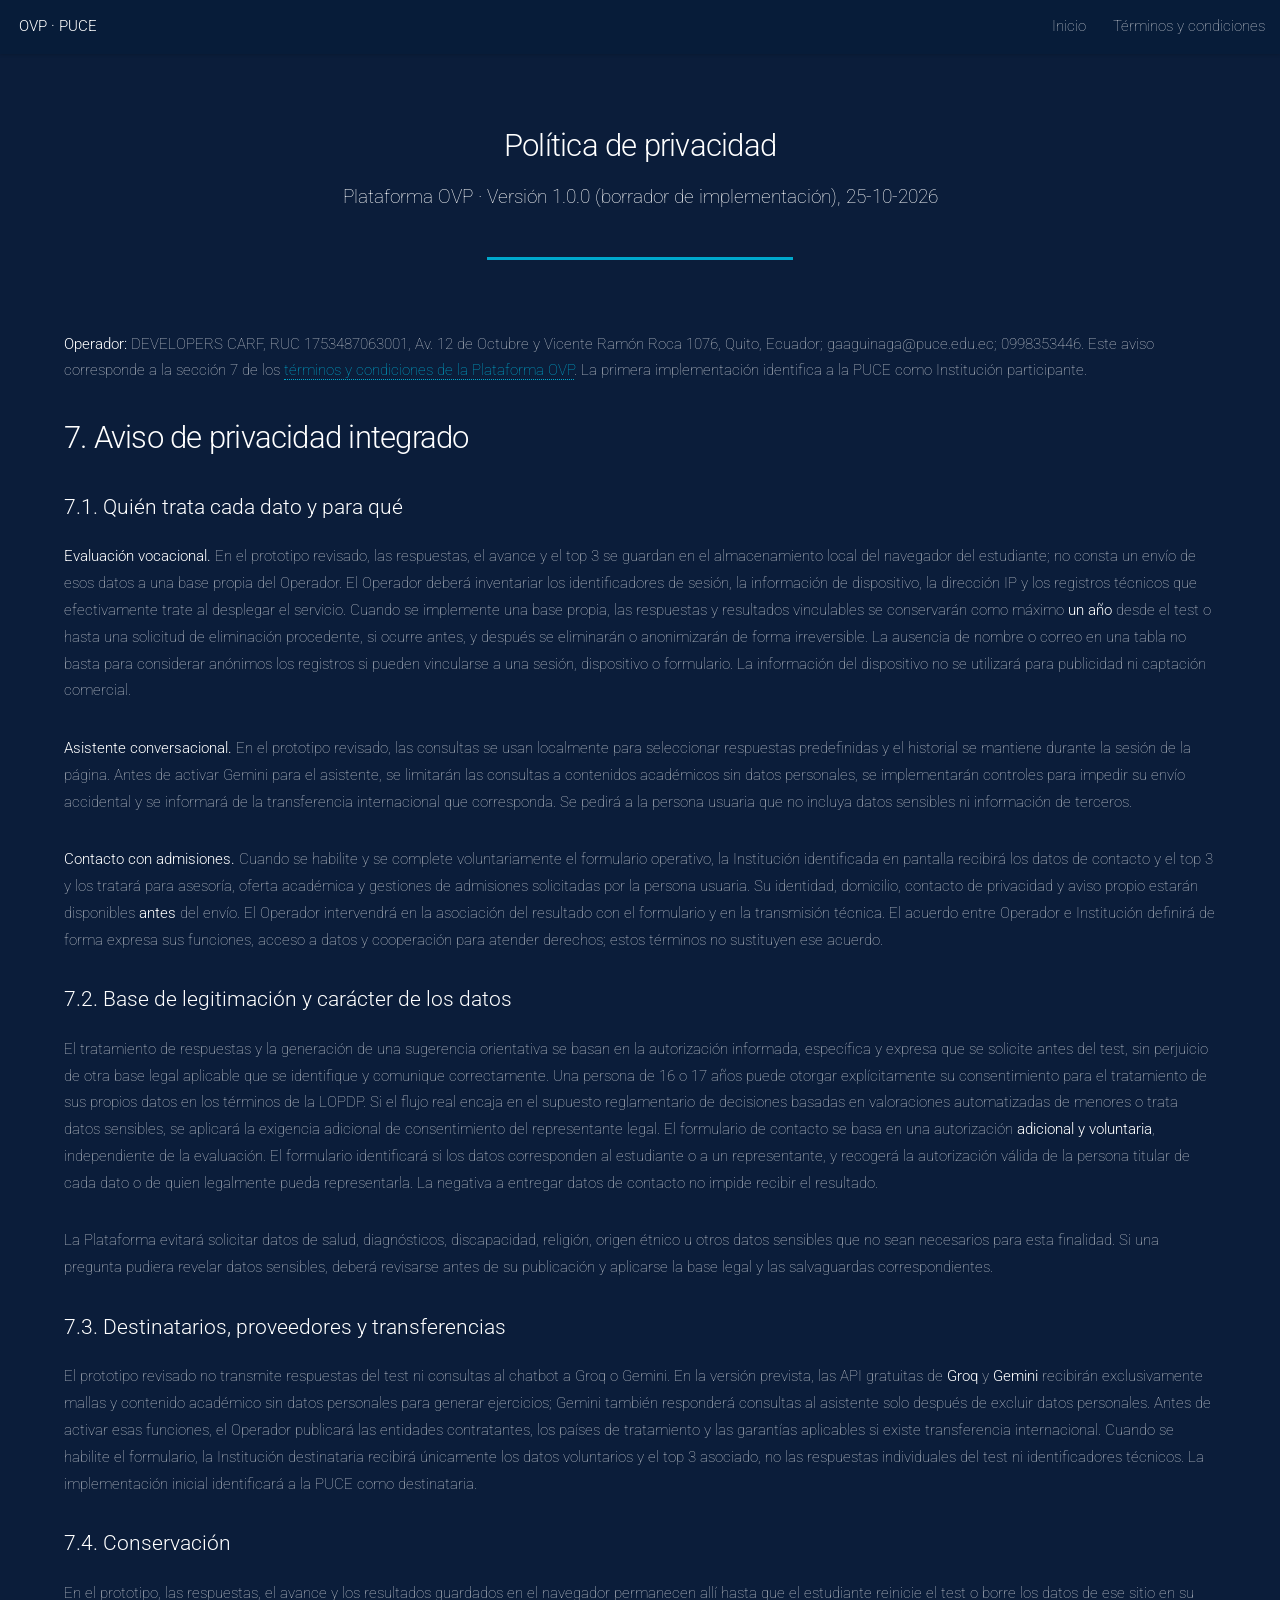
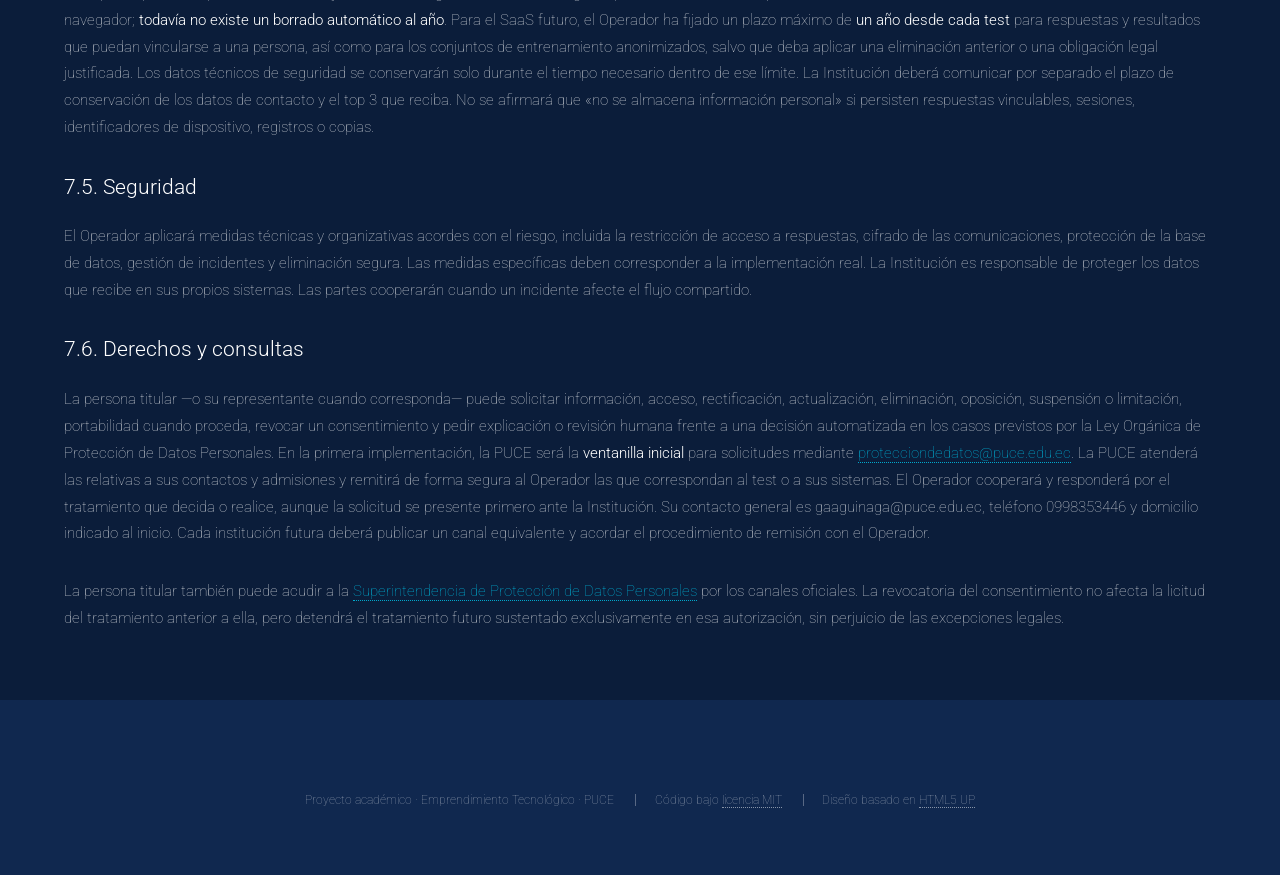
<file: privacidad.html>
<!DOCTYPE HTML>
<!-- Política de privacidad · OVP · basada en la plantilla «Landed» de HTML5 UP (CC BY 3.0) -->
<html lang="es">
	<head>
		<title>Política de privacidad · OVP</title>
		<meta charset="utf-8" />
		<meta name="viewport" content="width=device-width, initial-scale=1" />
		<link rel="icon" type="image/svg+xml" href="assets/img/aurelio/bienvenido.svg" />
		<link rel="stylesheet" href="assets/css/main.css" />
		<link rel="stylesheet" href="assets/css/ovp.css" />
		<noscript><link rel="stylesheet" href="assets/css/noscript.css" /></noscript>
	</head>
	<body class="is-preload">
		<div id="page-wrapper">
			<header id="header">
				<h1 id="logo"><a href="index.html">OVP · PUCE</a></h1>
				<nav id="nav">
					<ul>
						<li><a href="index.html">Inicio</a></li>
<li><a href="terminos/">Términos y condiciones</a></li>
					</ul>
				</nav>
			</header>

			<div id="main" class="wrapper style1">
				<div class="container">
					<header class="major">
						<h2>Política de privacidad</h2>
						<p>Plataforma OVP · Versión 1.0.0 (borrador de implementación), 25-10-2026</p>
					</header>

					<section class="aviso-privacidad"><p><strong>Operador:</strong> DEVELOPERS CARF, RUC 1753487063001, Av. 12 de Octubre y Vicente Ramón Roca 1076, Quito, Ecuador; gaaguinaga@puce.edu.ec; 0998353446. Este aviso corresponde a la sección 7 de los <a href="terminos/">términos y condiciones de la Plataforma OVP</a>. La primera implementación identifica a la PUCE como Institución participante.</p>
<h2 id="section-8">7. Aviso de privacidad integrado</h2>
<h3 id="section-9">7.1. Quién trata cada dato y para qué</h3>
<p><strong>Evaluación vocacional.</strong> En el prototipo revisado, las respuestas, el avance y el top 3 se guardan en el almacenamiento local del navegador del estudiante; no consta un envío de esos datos a una base propia del Operador. El Operador deberá inventariar los identificadores de sesión, la información de dispositivo, la dirección IP y los registros técnicos que efectivamente trate al desplegar el servicio. Cuando se implemente una base propia, las respuestas y resultados vinculables se conservarán como máximo <strong>un año</strong> desde el test o hasta una solicitud de eliminación procedente, si ocurre antes, y después se eliminarán o anonimizarán de forma irreversible. La ausencia de nombre o correo en una tabla no basta para considerar anónimos los registros si pueden vincularse a una sesión, dispositivo o formulario. La información del dispositivo no se utilizará para publicidad ni captación comercial.</p>
<p><strong>Asistente conversacional.</strong> En el prototipo revisado, las consultas se usan localmente para seleccionar respuestas predefinidas y el historial se mantiene durante la sesión de la página. Antes de activar Gemini para el asistente, se limitarán las consultas a contenidos académicos sin datos personales, se implementarán controles para impedir su envío accidental y se informará de la transferencia internacional que corresponda. Se pedirá a la persona usuaria que no incluya datos sensibles ni información de terceros.</p>
<p><strong>Contacto con admisiones.</strong> Cuando se habilite y se complete voluntariamente el formulario operativo, la Institución identificada en pantalla recibirá los datos de contacto y el top 3 y los tratará para asesoría, oferta académica y gestiones de admisiones solicitadas por la persona usuaria. Su identidad, domicilio, contacto de privacidad y aviso propio estarán disponibles <strong>antes</strong> del envío. El Operador intervendrá en la asociación del resultado con el formulario y en la transmisión técnica. El acuerdo entre Operador e Institución definirá de forma expresa sus funciones, acceso a datos y cooperación para atender derechos; estos términos no sustituyen ese acuerdo.</p>
<h3 id="section-10">7.2. Base de legitimación y carácter de los datos</h3>
<p>El tratamiento de respuestas y la generación de una sugerencia orientativa se basan en la autorización informada, específica y expresa que se solicite antes del test, sin perjuicio de otra base legal aplicable que se identifique y comunique correctamente. Una persona de 16 o 17 años puede otorgar explícitamente su consentimiento para el tratamiento de sus propios datos en los términos de la LOPDP. Si el flujo real encaja en el supuesto reglamentario de decisiones basadas en valoraciones automatizadas de menores o trata datos sensibles, se aplicará la exigencia adicional de consentimiento del representante legal. El formulario de contacto se basa en una autorización <strong>adicional y voluntaria</strong>, independiente de la evaluación. El formulario identificará si los datos corresponden al estudiante o a un representante, y recogerá la autorización válida de la persona titular de cada dato o de quien legalmente pueda representarla. La negativa a entregar datos de contacto no impide recibir el resultado.</p>
<p>La Plataforma evitará solicitar datos de salud, diagnósticos, discapacidad, religión, origen étnico u otros datos sensibles que no sean necesarios para esta finalidad. Si una pregunta pudiera revelar datos sensibles, deberá revisarse antes de su publicación y aplicarse la base legal y las salvaguardas correspondientes.</p>
<h3 id="section-11">7.3. Destinatarios, proveedores y transferencias</h3>
<p>El prototipo revisado no transmite respuestas del test ni consultas al chatbot a Groq o Gemini. En la versión prevista, las API gratuitas de <strong>Groq</strong> y <strong>Gemini</strong> recibirán exclusivamente mallas y contenido académico sin datos personales para generar ejercicios; Gemini también responderá consultas al asistente solo después de excluir datos personales. Antes de activar esas funciones, el Operador publicará las entidades contratantes, los países de tratamiento y las garantías aplicables si existe transferencia internacional. Cuando se habilite el formulario, la Institución destinataria recibirá únicamente los datos voluntarios y el top 3 asociado, no las respuestas individuales del test ni identificadores técnicos. La implementación inicial identificará a la PUCE como destinataria.</p>
<h3 id="section-12">7.4. Conservación</h3>
<p>En el prototipo, las respuestas, el avance y los resultados guardados en el navegador permanecen allí hasta que el estudiante reinicie el test o borre los datos de ese sitio en su navegador; <strong>todavía no existe un borrado automático al año</strong>. Para el SaaS futuro, el Operador ha fijado un plazo máximo de <strong>un año desde cada test</strong> para respuestas y resultados que puedan vincularse a una persona, así como para los conjuntos de entrenamiento anonimizados, salvo que deba aplicar una eliminación anterior o una obligación legal justificada. Los datos técnicos de seguridad se conservarán solo durante el tiempo necesario dentro de ese límite. La Institución deberá comunicar por separado el plazo de conservación de los datos de contacto y el top 3 que reciba. No se afirmará que «no se almacena información personal» si persisten respuestas vinculables, sesiones, identificadores de dispositivo, registros o copias.</p>
<h3 id="section-13">7.5. Seguridad</h3>
<p>El Operador aplicará medidas técnicas y organizativas acordes con el riesgo, incluida la restricción de acceso a respuestas, cifrado de las comunicaciones, protección de la base de datos, gestión de incidentes y eliminación segura. Las medidas específicas deben corresponder a la implementación real. La Institución es responsable de proteger los datos que recibe en sus propios sistemas. Las partes cooperarán cuando un incidente afecte el flujo compartido.</p>
<h3 id="section-14">7.6. Derechos y consultas</h3>
<p>La persona titular —o su representante cuando corresponda— puede solicitar información, acceso, rectificación, actualización, eliminación, oposición, suspensión o limitación, portabilidad cuando proceda, revocar un consentimiento y pedir explicación o revisión humana frente a una decisión automatizada en los casos previstos por la Ley Orgánica de Protección de Datos Personales. En la primera implementación, la PUCE será la <strong>ventanilla inicial</strong> para solicitudes mediante <a href="mailto:protecciondedatos@puce.edu.ec">protecciondedatos@puce.edu.ec</a>. La PUCE atenderá las relativas a sus contactos y admisiones y remitirá de forma segura al Operador las que correspondan al test o a sus sistemas. El Operador cooperará y responderá por el tratamiento que decida o realice, aunque la solicitud se presente primero ante la Institución. Su contacto general es gaaguinaga@puce.edu.ec, teléfono 0998353446 y domicilio indicado al inicio. Cada institución futura deberá publicar un canal equivalente y acordar el procedimiento de remisión con el Operador.</p>
<p>La persona titular también puede acudir a la <a href="https://www.spdp.gob.ec/" target="_blank" rel="noopener noreferrer">Superintendencia de Protección de Datos Personales</a> por los canales oficiales. La revocatoria del consentimiento no afecta la licitud del tratamiento anterior a ella, pero detendrá el tratamiento futuro sustentado exclusivamente en esa autorización, sin perjuicio de las excepciones legales.</p>
</section>
				</div>
			</div>

			<footer id="footer">
				<ul class="copyright">
					<li>Proyecto académico · Emprendimiento Tecnológico · PUCE</li>
					<li>Código bajo <a href="https://github.com/LizzuDev/emprendimiento-mvp/blob/main/LICENSE" target="_blank" rel="noopener">licencia MIT</a></li>
					<li>Diseño basado en <a href="https://html5up.net" target="_blank" rel="noopener">HTML5 UP</a></li>
				</ul>
			</footer>
		</div>
		<script src="assets/js/jquery.min.js"></script>
		<script src="assets/js/jquery.scrolly.min.js"></script>
		<script src="assets/js/jquery.dropotron.min.js"></script>
		<script src="assets/js/jquery.scrollex.min.js"></script>
		<script src="assets/js/browser.min.js"></script>
		<script src="assets/js/breakpoints.min.js"></script>
		<script src="assets/js/util.js"></script>
		<script src="assets/js/main.js"></script>
	</body>
</html>
</file>
<file: assets/css/ovp.css>
/* Ajustes de OVP sobre la plantilla Landed (paleta PUCE e ilustraciones de Aurelio) */

/* Banner: Aurelio y botones */
#banner .content .image img { object-fit: contain; background: transparent; }
#banner .content .image { border-radius: 0; box-shadow: none; background: transparent; }
#banner .content .image:before, #banner .content .image:after { display: none; }
.banner-actions { margin-top: 1.5em; }

/* Ilustraciones de Aurelio en los bloques laterales */
.spotlight .image.main.aurelio-bg {
	background: linear-gradient(135deg, #e6f6fb 0%, #cfeaf5 100%);
	display: flex;
	align-items: center;
	justify-content: center;
}
.spotlight .image.main.aurelio-bg img {
	object-fit: contain;
	width: 70%;
	height: 70%;
	max-height: 520px;
}
.spotlight .image.main.aurelio-bg:after { display: none; }

/* Pasos */
.paso { position: relative; }
.paso img { width: 150px; height: 150px; object-fit: contain; margin-bottom: 1em; }
.paso-num {
	display: inline-flex; align-items: center; justify-content: center;
	width: 2.4em; height: 2.4em; border-radius: 50%;
	background: #00a8cc; color: #fff; font-weight: 700;
	position: absolute; top: 0; left: 50%; margin-left: -5.5em;
}

/* Evidencia */
.evidencia .cifra { font-size: 3em; font-weight: 300; color: #fff; margin-bottom: 0.2em; line-height: 1; }
.cita { font-size: 1.3em; font-style: italic; max-width: 40em; margin: 2em auto 0; border-left-color: #00a8cc; text-align: left; }
.cita span { font-size: 0.75em; font-style: normal; opacity: 0.8; }

/* Equipo */
.equipo .iniciales {
	display: inline-flex; align-items: center; justify-content: center;
	width: 5em; height: 5em; border-radius: 50%;
	border: 2px solid #ffffff; background: #0b1d3a; color: #ffffff; font-size: 1.2em; font-weight: 700;
	margin-bottom: 0.8em;
}
.equipo h3 { margin-bottom: 0.2em; }
.equipo { margin-bottom: 2.5em; }

/* Marcas de contenido pendiente: BORRAR antes de publicar */
.pendiente {
	background: #fff3b0 !important;
	color: #5c4400 !important;
	border-radius: 4px;
	padding: 0.15em 0.5em;
	display: inline-block;
}
.pendiente-boton { outline: 3px dashed #ffd400; outline-offset: 3px; }

/* Bloques laterales en escritorio: Aurelio sobre fondo claro (la plantilla usa la imagen como fondo) */
.spotlight.aurelio-spot:before { display: none; }
.spotlight.aurelio-spot {
	background-color: #d9eff7 !important;
	background-repeat: no-repeat !important;
	background-size: auto 60% !important;
}
#problema.aurelio-spot { background-position: 50% 6% !important; background-size: auto 46% !important; }
#aurelio.aurelio-spot { background-position: 22% 50% !important; }
#admisiones.aurelio-spot { background-position: 78% 50% !important; }

/* ---- Secciones del pitch ---- */
.cifras .cifra { font-size: 2.8em; font-weight: 300; line-height: 1.1; margin-bottom: 0.3em; color: #fff; }
.wrapper.style1 .cifras .cifra { color: #00a8cc; }
.cifras p { margin-bottom: 0.5em; }
.citas blockquote { text-align: left; font-style: italic; border-left-color: #fff; margin-top: 1.5em; }
.citas blockquote span { display: block; font-style: normal; font-size: 0.85em; opacity: 0.85; margin-top: 0.6em; }
.nota { font-size: 0.85em; opacity: 0.75; margin-top: 2em; }

/* Video incrustado 16:9 */
.video { position: relative; width: 100%; max-width: 900px; margin: 0 auto; padding-top: 56.25%; border-radius: 6px; overflow: hidden; box-shadow: 0 10px 40px rgba(0,0,0,0.4); }
.video iframe { position: absolute; inset: 0; width: 100%; height: 100%; border: 0; }
.video-alt { font-size: 0.85em; opacity: 0.75; margin-top: 1em; }

/* Meta del PMV: esperado vs obtenido */
.meta { max-width: 700px; margin: 2em auto 0; }
.meta-barra { position: relative; height: 4.2em; background: rgba(255,255,255,0.15); border-radius: 6px; overflow: hidden; }
.meta-barra span { position: absolute; left: 0; display: flex; align-items: center; padding-left: 0.8em; font-size: 0.85em; font-weight: 700; white-space: nowrap; }
.meta-esperado { top: 0; height: 50%; background: rgba(255,255,255,0.35); color: #0b1d3a; }
.meta-obtenido { bottom: 0; height: 50%; background: #0b1d3a; color: #fff; }

/* Tabla comparativa */
.comparacion { text-align: left; }
.comparacion th:last-child, .comparacion td:last-child { color: #00a8cc; }
.comparacion td:first-child { font-weight: 700; color: #fff; }

/* Hoja de ruta */
.ruta .fecha { font-size: 1.6em; font-weight: 700; color: #fff; margin-bottom: 0.2em; border-bottom: 2px solid rgba(255,255,255,0.4); padding-bottom: 0.3em; }
.ruta p { text-align: left; }

/* ---- Proceso del trabajo del cliente ---- */
.proceso { list-style: none; padding: 0; margin: 0 0 2em; display: grid; grid-template-columns: repeat(8, 1fr); gap: 0.6em; }
.proceso li { position: relative; padding: 2.4em 0.6em 0.8em; border: 1px solid rgba(255,255,255,0.25); border-radius: 6px; font-size: 0.8em; line-height: 1.4; }
.proceso li span { position: absolute; top: 0.6em; left: 50%; transform: translateX(-50%); font-weight: 700; color: #00a8cc; }
.proceso li.dolor { border-color: #ff6b6b; background: rgba(255,107,107,0.10); }
.proceso li em { display: block; margin-top: 0.6em; font-style: normal; font-weight: 700; color: #ff8a8a; font-size: 0.9em; }
.marcadores h4 { color: #ff8a8a; margin-bottom: 0.3em; }
.marcadores p { font-size: 0.9em; text-align: left; }
@media screen and (max-width: 980px) { .proceso { grid-template-columns: repeat(2, 1fr); } }

/* ---- Lienzo de propuesta de valor ---- */
.encaje { text-align: left; }
.encaje td:first-child { font-style: italic; }
.encaje td:last-child { font-weight: 700; color: #fff; }
.alegrias { margin-top: 1em; }
.alegrias .icon.major { margin-bottom: 0.6em; }

/* ---- Business Model Canvas ---- */
.bmc { display: grid; gap: 0.6em; text-align: left;
	grid-template-columns: repeat(10, 1fr);
	grid-template-areas:
		"soc soc act act pro pro rel rel seg seg"
		"soc soc rec rec pro pro can can seg seg"
		"cos cos cos cos cos ing ing ing ing ing"; }
.bmc-b { border: 1px solid rgba(255,255,255,0.2); border-radius: 6px; padding: 1em; background: rgba(255,255,255,0.03); }
.bmc-b h4 { color: #00a8cc; font-size: 0.8em; margin-bottom: 0.5em; }
.bmc-b ul { margin: 0; padding-left: 1.1em; }
.bmc-b li { font-size: 0.78em; line-height: 1.45; margin-bottom: 0.4em; }
.bmc-b.propuesta { border-color: #00a8cc; background: rgba(0,168,204,0.08); }
.socios { grid-area: soc; } .actividades { grid-area: act; } .recursos { grid-area: rec; }
.propuesta { grid-area: pro; } .relacion { grid-area: rel; } .canales { grid-area: can; }
.segmentos { grid-area: seg; } .costos { grid-area: cos; } .ingresos { grid-area: ing; }
@media screen and (max-width: 980px) {
	.bmc { grid-template-columns: 1fr; grid-template-areas: "seg" "pro" "can" "rel" "ing" "rec" "act" "soc" "cos"; }
}

/* ---- Lienzo: segunda tabla y productos ---- */
.encaje + .encaje, .table-wrapper + .table-wrapper { margin-top: 1.5em; }
.productos { margin-top: 1.5em; font-size: 1em; }

/* ---- «Lo validamos en el campo»: mismo estilo de la plantilla, legible de lejos ---- */
#evidencia header.major h2 { font-size: 2.4em; }
#evidencia header.major p { font-size: 1.2em; color: #fff; }
#evidencia .cifras .cifra { font-size: 4.6em; font-weight: 300; color: #fff; margin-bottom: 0.15em; }
#evidencia .cifras p { font-size: 1.2em; font-weight: 400; line-height: 1.55; color: #fff; }
#evidencia .cifras strong { font-weight: 700; color: #fff; }
#evidencia .tarjeta { border-top: 2px solid rgba(255,255,255,0.6); padding-top: 1.4em; }
#evidencia .citas blockquote {
	border-left: 4px solid #fff; color: #fff;
	font-size: 1.25em; font-weight: 400; line-height: 1.6; font-style: italic;
}
#evidencia .citas blockquote span { color: #fff; opacity: 0.9; font-weight: 400; }

/* ---- Bloques laterales: una sola ilustración, sin repetir el fondo ---- */
.spotlight.aurelio-spot { background-image: none !important; background-color: #d9eff7 !important; }
@media screen and (min-width: 981px) {
	.spotlight.aurelio-spot .image.main {
		display: flex !important; position: absolute; align-items: center; justify-content: center;
		background: transparent !important; margin: 0;
	}
	.spotlight.aurelio-spot.right .image.main { left: 0; top: 0; bottom: 0; width: 58%; }
	.spotlight.aurelio-spot.left .image.main { right: 0; top: 0; bottom: 0; width: 58%; }
	.spotlight.aurelio-spot.bottom .image.main { left: 0; right: 0; top: 4%; height: 50%; }
	.spotlight.aurelio-spot .image.main img { width: auto !important; height: auto !important; max-width: 80%; max-height: 80%; }
}
/* Fundir la ilustración con el fondo (las SVG traen su propio fondo celeste) */
.spotlight.aurelio-spot { background-color: #d2e5f5 !important; }
.spotlight.aurelio-spot .image.main img {
	-webkit-mask-image: radial-gradient(ellipse at center, #000 62%, transparent 100%);
	mask-image: radial-gradient(ellipse at center, #000 62%, transparent 100%);
}

/* ---- Cómo ganamos dinero (SaaS) ---- */
.saas-fases .fecha { color: #00a8cc; border-bottom-color: rgba(0,168,204,0.5); font-size: 1.4em; }
.saas-fases { margin-bottom: 2.5em; }
.planes table { text-align: left; }
.planes td:first-child { font-weight: 700; color: #fff; }
.planes td:last-child { color: #00a8cc; white-space: nowrap; }
.planes td:last-child strong { color: #00a8cc; font-size: 1.15em; }
#saas .cifras { margin-top: 1.5em; }
</file>
<file: assets/css/noscript.css>
/*
	Landed by HTML5 UP
	html5up.net | @ajlkn
	Free for personal and commercial use under the CCA 3.0 license (html5up.net/license)
*/

/* Loader */

	body.landing.is-preload:before {
		display: none;
	}

	body.landing.is-preload:after {
		display: none;
	}
</file>
<file: assets/css/main.css>
@import url("fontawesome-all.min.css");
@import url("https://fonts.googleapis.com/css?family=Roboto:100,300,100italic,300italic");

/*
	Landed by HTML5 UP
	html5up.net | @ajlkn
	Free for personal and commercial use under the CCA 3.0 license (html5up.net/license)
*/

html, body, div, span, applet, object,
iframe, h1, h2, h3, h4, h5, h6, p, blockquote,
pre, a, abbr, acronym, address, big, cite,
code, del, dfn, em, img, ins, kbd, q, s, samp,
small, strike, strong, sub, sup, tt, var, b,
u, i, center, dl, dt, dd, ol, ul, li, fieldset,
form, label, legend, table, caption, tbody,
tfoot, thead, tr, th, td, article, aside,
canvas, details, embed, figure, figcaption,
footer, header, hgroup, menu, nav, output, ruby,
section, summary, time, mark, audio, video {
	margin: 0;
	padding: 0;
	border: 0;
	font-size: 100%;
	font: inherit;
	vertical-align: baseline;}

article, aside, details, figcaption, figure,
footer, header, hgroup, menu, nav, section {
	display: block;}

body {
	line-height: 1;
}

ol, ul {
	list-style: none;
}

blockquote, q {
	quotes: none;
}

	blockquote:before, blockquote:after, q:before, q:after {
		content: '';
		content: none;
	}

table {
	border-collapse: collapse;
	border-spacing: 0;
}

body {
	-webkit-text-size-adjust: none;
}

mark {
	background-color: transparent;
	color: inherit;
}

input::-moz-focus-inner {
	border: 0;
	padding: 0;
}

input, select, textarea {
	-moz-appearance: none;
	-webkit-appearance: none;
	-ms-appearance: none;
	appearance: none;
}

/* Basic */

	html {
		box-sizing: border-box;
	}

	*, *:before, *:after {
		box-sizing: inherit;
	}

	html, body {
		background: #0b1d3a;
	}

	body.is-preload *, body.is-preload *:before, body.is-preload *:after {
		-moz-animation: none !important;
		-webkit-animation: none !important;
		-ms-animation: none !important;
		animation: none !important;
		-moz-transition: none !important;
		-webkit-transition: none !important;
		-ms-transition: none !important;
		transition: none !important;
	}

	body, input, select, textarea {
		color: rgba(255, 255, 255, 0.75);
		font-family: "Roboto", Helvetica, sans-serif;
		font-size: 15pt;
		font-weight: 100;
		line-height: 1.75em;
	}

	a {
		-moz-transition: border-color 0.2s ease-in-out, color 0.2s ease-in-out;
		-webkit-transition: border-color 0.2s ease-in-out, color 0.2s ease-in-out;
		-ms-transition: border-color 0.2s ease-in-out, color 0.2s ease-in-out;
		transition: border-color 0.2s ease-in-out, color 0.2s ease-in-out;
		border-bottom: dotted 1px;
		color: #00a8cc;
		text-decoration: none;
	}

		a:hover {
			color: #00a8cc !important;
			border-bottom-color: transparent;
		}

	strong, b {
		color: #ffffff;
		font-weight: 300;
	}

	em, i {
		font-style: italic;
	}

	p {
		margin: 0 0 2em 0;
	}

	h1, h2, h3, h4, h5, h6 {
		color: #ffffff;
		font-weight: 300;
		line-height: 1em;
		margin: 0 0 1em 0;
	}

		h1 a, h2 a, h3 a, h4 a, h5 a, h6 a {
			color: inherit;
			border: 0;
		}

	h2 {
		font-size: 2em;
		line-height: 1.5em;
		letter-spacing: -0.025em;
	}

	h3 {
		font-size: 1.35em;
		line-height: 1.5em;
	}

	h4 {
		font-size: 1.1em;
		line-height: 1.5em;
	}

	h5 {
		font-size: 0.9em;
		line-height: 1.5em;
	}

	h6 {
		font-size: 0.7em;
		line-height: 1.5em;
	}

	sub {
		font-size: 0.8em;
		position: relative;
		top: 0.5em;
	}

	sup {
		font-size: 0.8em;
		position: relative;
		top: -0.5em;
	}

	hr {
		border: 0;
		border-bottom: solid 1px rgba(255, 255, 255, 0.3);
		margin: 3em 0;
	}

		hr.major {
			margin: 4em 0;
		}

	blockquote {
		border-left: solid 4px rgba(255, 255, 255, 0.3);
		font-style: italic;
		margin: 0 0 2em 0;
		padding: 0.5em 0 0.5em 2em;
	}

	code {
		background: rgba(255, 255, 255, 0.075);
		border-radius: 4px;
		font-family: "Courier New", monospace;
		font-size: 0.9em;
		margin: 0 0.25em;
		padding: 0.25em 0.65em;
	}

	pre {
		-webkit-overflow-scrolling: touch;
		font-family: "Courier New", monospace;
		font-size: 0.9em;
		margin: 0 0 2em 0;
	}

		pre code {
			display: block;
			line-height: 1.75em;
			padding: 1em 1.5em;
			overflow-x: auto;
		}

	.align-left {
		text-align: left;
	}

	.align-center {
		text-align: center;
	}

	.align-right {
		text-align: right;
	}

/* Loader */

	@-moz-keyframes spinner-show {
		0% {
			opacity: 0;
		}

		100% {
			opacity: 1;
		}
	}

	@-webkit-keyframes spinner-show {
		0% {
			opacity: 0;
		}

		100% {
			opacity: 1;
		}
	}

	@-ms-keyframes spinner-show {
		0% {
			opacity: 0;
		}

		100% {
			opacity: 1;
		}
	}

	@keyframes spinner-show {
		0% {
			opacity: 0;
		}

		100% {
			opacity: 1;
		}
	}

	@-moz-keyframes spinner-hide {
		0% {
			color: rgba(255, 255, 255, 0.15);
			z-index: 100001;
			-moz-transform: scale(1) rotate(0deg);
			-webkit-transform: scale(1) rotate(0deg);
			-ms-transform: scale(1) rotate(0deg);
			transform: scale(1) rotate(0deg);
		}

		99% {
			color: #0b1d3a;
			z-index: 100001;
			-moz-transform: scale(0.5) rotate(360deg);
			-webkit-transform: scale(0.5) rotate(360deg);
			-ms-transform: scale(0.5) rotate(360deg);
			transform: scale(0.5) rotate(360deg);
		}

		100% {
			color: #0b1d3a;
			z-index: -1;
			-moz-transform: scale(0.5) rotate(360deg);
			-webkit-transform: scale(0.5) rotate(360deg);
			-ms-transform: scale(0.5) rotate(360deg);
			transform: scale(0.5) rotate(360deg);
		}
	}

	@-webkit-keyframes spinner-hide {
		0% {
			color: rgba(255, 255, 255, 0.15);
			z-index: 100001;
			-moz-transform: scale(1) rotate(0deg);
			-webkit-transform: scale(1) rotate(0deg);
			-ms-transform: scale(1) rotate(0deg);
			transform: scale(1) rotate(0deg);
		}

		99% {
			color: #0b1d3a;
			z-index: 100001;
			-moz-transform: scale(0.5) rotate(360deg);
			-webkit-transform: scale(0.5) rotate(360deg);
			-ms-transform: scale(0.5) rotate(360deg);
			transform: scale(0.5) rotate(360deg);
		}

		100% {
			color: #0b1d3a;
			z-index: -1;
			-moz-transform: scale(0.5) rotate(360deg);
			-webkit-transform: scale(0.5) rotate(360deg);
			-ms-transform: scale(0.5) rotate(360deg);
			transform: scale(0.5) rotate(360deg);
		}
	}

	@-ms-keyframes spinner-hide {
		0% {
			color: rgba(255, 255, 255, 0.15);
			z-index: 100001;
			-moz-transform: scale(1) rotate(0deg);
			-webkit-transform: scale(1) rotate(0deg);
			-ms-transform: scale(1) rotate(0deg);
			transform: scale(1) rotate(0deg);
		}

		99% {
			color: #0b1d3a;
			z-index: 100001;
			-moz-transform: scale(0.5) rotate(360deg);
			-webkit-transform: scale(0.5) rotate(360deg);
			-ms-transform: scale(0.5) rotate(360deg);
			transform: scale(0.5) rotate(360deg);
		}

		100% {
			color: #0b1d3a;
			z-index: -1;
			-moz-transform: scale(0.5) rotate(360deg);
			-webkit-transform: scale(0.5) rotate(360deg);
			-ms-transform: scale(0.5) rotate(360deg);
			transform: scale(0.5) rotate(360deg);
		}
	}

	@keyframes spinner-hide {
		0% {
			color: rgba(255, 255, 255, 0.15);
			z-index: 100001;
			-moz-transform: scale(1) rotate(0deg);
			-webkit-transform: scale(1) rotate(0deg);
			-ms-transform: scale(1) rotate(0deg);
			transform: scale(1) rotate(0deg);
		}

		99% {
			color: #0b1d3a;
			z-index: 100001;
			-moz-transform: scale(0.5) rotate(360deg);
			-webkit-transform: scale(0.5) rotate(360deg);
			-ms-transform: scale(0.5) rotate(360deg);
			transform: scale(0.5) rotate(360deg);
		}

		100% {
			color: #0b1d3a;
			z-index: -1;
			-moz-transform: scale(0.5) rotate(360deg);
			-webkit-transform: scale(0.5) rotate(360deg);
			-ms-transform: scale(0.5) rotate(360deg);
			transform: scale(0.5) rotate(360deg);
		}
	}

	@-moz-keyframes spinner-rotate {
		0% {
			-moz-transform: scale(1) rotate(0deg);
			-webkit-transform: scale(1) rotate(0deg);
			-ms-transform: scale(1) rotate(0deg);
			transform: scale(1) rotate(0deg);
		}

		100% {
			-moz-transform: scale(1) rotate(360deg);
			-webkit-transform: scale(1) rotate(360deg);
			-ms-transform: scale(1) rotate(360deg);
			transform: scale(1) rotate(360deg);
		}
	}

	@-webkit-keyframes spinner-rotate {
		0% {
			-moz-transform: scale(1) rotate(0deg);
			-webkit-transform: scale(1) rotate(0deg);
			-ms-transform: scale(1) rotate(0deg);
			transform: scale(1) rotate(0deg);
		}

		100% {
			-moz-transform: scale(1) rotate(360deg);
			-webkit-transform: scale(1) rotate(360deg);
			-ms-transform: scale(1) rotate(360deg);
			transform: scale(1) rotate(360deg);
		}
	}

	@-ms-keyframes spinner-rotate {
		0% {
			-moz-transform: scale(1) rotate(0deg);
			-webkit-transform: scale(1) rotate(0deg);
			-ms-transform: scale(1) rotate(0deg);
			transform: scale(1) rotate(0deg);
		}

		100% {
			-moz-transform: scale(1) rotate(360deg);
			-webkit-transform: scale(1) rotate(360deg);
			-ms-transform: scale(1) rotate(360deg);
			transform: scale(1) rotate(360deg);
		}
	}

	@keyframes spinner-rotate {
		0% {
			-moz-transform: scale(1) rotate(0deg);
			-webkit-transform: scale(1) rotate(0deg);
			-ms-transform: scale(1) rotate(0deg);
			transform: scale(1) rotate(0deg);
		}

		100% {
			-moz-transform: scale(1) rotate(360deg);
			-webkit-transform: scale(1) rotate(360deg);
			-ms-transform: scale(1) rotate(360deg);
			transform: scale(1) rotate(360deg);
		}
	}

	@-moz-keyframes overlay-hide {
		0% {
			opacity: 1;
			z-index: 100000;
		}

		15% {
			opacity: 1;
			z-index: 100000;
		}

		99% {
			opacity: 0;
			z-index: 100000;
		}

		100% {
			opacity: 0;
			z-index: -1;
		}
	}

	@-webkit-keyframes overlay-hide {
		0% {
			opacity: 1;
			z-index: 100000;
		}

		15% {
			opacity: 1;
			z-index: 100000;
		}

		99% {
			opacity: 0;
			z-index: 100000;
		}

		100% {
			opacity: 0;
			z-index: -1;
		}
	}

	@-ms-keyframes overlay-hide {
		0% {
			opacity: 1;
			z-index: 100000;
		}

		15% {
			opacity: 1;
			z-index: 100000;
		}

		99% {
			opacity: 0;
			z-index: 100000;
		}

		100% {
			opacity: 0;
			z-index: -1;
		}
	}

	@keyframes overlay-hide {
		0% {
			opacity: 1;
			z-index: 100000;
		}

		15% {
			opacity: 1;
			z-index: 100000;
		}

		99% {
			opacity: 0;
			z-index: 100000;
		}

		100% {
			opacity: 0;
			z-index: -1;
		}
	}

	body.landing {
		text-decoration: none;
	}

		body.landing:before {
			-moz-osx-font-smoothing: grayscale;
			-webkit-font-smoothing: antialiased;
			display: inline-block;
			font-style: normal;
			font-variant: normal;
			text-rendering: auto;
			line-height: 1;
			text-transform: none !important;
			font-family: 'Font Awesome 5 Free';
			font-weight: 900;
		}

		body.landing:before {
			-moz-animation: spinner-show 1.5s 1 0.25s ease forwards, spinner-hide 0.25s ease-in-out forwards !important;
			-webkit-animation: spinner-show 1.5s 1 0.25s ease forwards, spinner-hide 0.25s ease-in-out forwards !important;
			-ms-animation: spinner-show 1.5s 1 0.25s ease forwards, spinner-hide 0.25s ease-in-out forwards !important;
			animation: spinner-show 1.5s 1 0.25s ease forwards, spinner-hide 0.25s ease-in-out forwards !important;
			-moz-transform-origin: 50% 50%;
			-webkit-transform-origin: 50% 50%;
			-ms-transform-origin: 50% 50%;
			transform-origin: 50% 50%;
			color: rgba(255, 255, 255, 0.15);
			content: '\f1ce';
			cursor: default;
			display: block;
			font-size: 2em;
			height: 2em;
			left: 50%;
			line-height: 2em;
			margin: -1em 0 0 -1em;
			opacity: 0;
			position: fixed;
			text-align: center;
			top: 50%;
			width: 2em;
			z-index: -1;
		}

		body.landing:after {
			-moz-animation: overlay-hide 1.5s ease-in forwards !important;
			-webkit-animation: overlay-hide 1.5s ease-in forwards !important;
			-ms-animation: overlay-hide 1.5s ease-in forwards !important;
			animation: overlay-hide 1.5s ease-in forwards !important;
			background: #0b1d3a;
			content: '';
			display: block;
			height: 100%;
			left: 0;
			opacity: 0;
			position: fixed;
			top: 0;
			width: 100%;
			z-index: -1;
		}

		body.landing.is-preload:before {
			-moz-animation: spinner-show 1.5s 1 0.25s ease forwards, spinner-rotate 0.75s infinite linear !important;
			-webkit-animation: spinner-show 1.5s 1 0.25s ease forwards, spinner-rotate 0.75s infinite linear !important;
			-ms-animation: spinner-show 1.5s 1 0.25s ease forwards, spinner-rotate 0.75s infinite linear !important;
			animation: spinner-show 1.5s 1 0.25s ease forwards, spinner-rotate 0.75s infinite linear !important;
			z-index: 100001;
		}

		body.landing.is-preload:after {
			-moz-animation: none !important;
			-webkit-animation: none !important;
			-ms-animation: none !important;
			animation: none !important;
			opacity: 1;
			z-index: 100000;
		}

	@media (-webkit-min-device-pixel-ratio: 2) {

		body.landing:before {
			line-height: 2.025em;
		}

	}

/* Container */

	.container {
		margin: 0 auto;
		max-width: calc(100% - 4em);
		width: 70em;
	}

		.container.xsmall {
			width: 17.5em;
		}

		.container.small {
			width: 35em;
		}

		.container.medium {
			width: 52.5em;
		}

		.container.large {
			width: 87.5em;
		}

		.container.xlarge {
			width: 105em;
		}

		.container.max {
			width: 100%;
		}

		@media screen and (max-width: 1280px) {

			.container {
				width: 90%;
				max-width: 100%;
			}

		}

		@media screen and (max-width: 980px) {

			.container {
				width: 100% !important;
			}

		}

/* Row */

	.row {
		display: flex;
		flex-wrap: wrap;
		box-sizing: border-box;
		align-items: stretch;
	}

		.row > * {
			box-sizing: border-box;
		}

		.row.gtr-uniform > * > :last-child {
			margin-bottom: 0;
		}

		.row.aln-left {
			justify-content: flex-start;
		}

		.row.aln-center {
			justify-content: center;
		}

		.row.aln-right {
			justify-content: flex-end;
		}

		.row.aln-top {
			align-items: flex-start;
		}

		.row.aln-middle {
			align-items: center;
		}

		.row.aln-bottom {
			align-items: flex-end;
		}

		.row > .imp {
			order: -1;
		}

		.row > .col-1 {
			width: 8.33333%;
		}

		.row > .off-1 {
			margin-left: 8.33333%;
		}

		.row > .col-2 {
			width: 16.66667%;
		}

		.row > .off-2 {
			margin-left: 16.66667%;
		}

		.row > .col-3 {
			width: 25%;
		}

		.row > .off-3 {
			margin-left: 25%;
		}

		.row > .col-4 {
			width: 33.33333%;
		}

		.row > .off-4 {
			margin-left: 33.33333%;
		}

		.row > .col-5 {
			width: 41.66667%;
		}

		.row > .off-5 {
			margin-left: 41.66667%;
		}

		.row > .col-6 {
			width: 50%;
		}

		.row > .off-6 {
			margin-left: 50%;
		}

		.row > .col-7 {
			width: 58.33333%;
		}

		.row > .off-7 {
			margin-left: 58.33333%;
		}

		.row > .col-8 {
			width: 66.66667%;
		}

		.row > .off-8 {
			margin-left: 66.66667%;
		}

		.row > .col-9 {
			width: 75%;
		}

		.row > .off-9 {
			margin-left: 75%;
		}

		.row > .col-10 {
			width: 83.33333%;
		}

		.row > .off-10 {
			margin-left: 83.33333%;
		}

		.row > .col-11 {
			width: 91.66667%;
		}

		.row > .off-11 {
			margin-left: 91.66667%;
		}

		.row > .col-12 {
			width: 100%;
		}

		.row > .off-12 {
			margin-left: 100%;
		}

		.row.gtr-0 {
			margin-top: 0;
			margin-left: 0em;
		}

			.row.gtr-0 > * {
				padding: 0 0 0 0em;
			}

			.row.gtr-0.gtr-uniform {
				margin-top: 0em;
			}

				.row.gtr-0.gtr-uniform > * {
					padding-top: 0em;
				}

		.row.gtr-25 {
			margin-top: 0;
			margin-left: -0.625em;
		}

			.row.gtr-25 > * {
				padding: 0 0 0 0.625em;
			}

			.row.gtr-25.gtr-uniform {
				margin-top: -0.625em;
			}

				.row.gtr-25.gtr-uniform > * {
					padding-top: 0.625em;
				}

		.row.gtr-50 {
			margin-top: 0;
			margin-left: -1.25em;
		}

			.row.gtr-50 > * {
				padding: 0 0 0 1.25em;
			}

			.row.gtr-50.gtr-uniform {
				margin-top: -1.25em;
			}

				.row.gtr-50.gtr-uniform > * {
					padding-top: 1.25em;
				}

		.row {
			margin-top: 0;
			margin-left: -2.5em;
		}

			.row > * {
				padding: 0 0 0 2.5em;
			}

			.row.gtr-uniform {
				margin-top: -2.5em;
			}

				.row.gtr-uniform > * {
					padding-top: 2.5em;
				}

		.row.gtr-150 {
			margin-top: 0;
			margin-left: -3.75em;
		}

			.row.gtr-150 > * {
				padding: 0 0 0 3.75em;
			}

			.row.gtr-150.gtr-uniform {
				margin-top: -3.75em;
			}

				.row.gtr-150.gtr-uniform > * {
					padding-top: 3.75em;
				}

		.row.gtr-200 {
			margin-top: 0;
			margin-left: -5em;
		}

			.row.gtr-200 > * {
				padding: 0 0 0 5em;
			}

			.row.gtr-200.gtr-uniform {
				margin-top: -5em;
			}

				.row.gtr-200.gtr-uniform > * {
					padding-top: 5em;
				}

		@media screen and (max-width: 1680px) {

			.row {
				display: flex;
				flex-wrap: wrap;
				box-sizing: border-box;
				align-items: stretch;
			}

				.row > * {
					box-sizing: border-box;
				}

				.row.gtr-uniform > * > :last-child {
					margin-bottom: 0;
				}

				.row.aln-left {
					justify-content: flex-start;
				}

				.row.aln-center {
					justify-content: center;
				}

				.row.aln-right {
					justify-content: flex-end;
				}

				.row.aln-top {
					align-items: flex-start;
				}

				.row.aln-middle {
					align-items: center;
				}

				.row.aln-bottom {
					align-items: flex-end;
				}

				.row > .imp-xlarge {
					order: -1;
				}

				.row > .col-1-xlarge {
					width: 8.33333%;
				}

				.row > .off-1-xlarge {
					margin-left: 8.33333%;
				}

				.row > .col-2-xlarge {
					width: 16.66667%;
				}

				.row > .off-2-xlarge {
					margin-left: 16.66667%;
				}

				.row > .col-3-xlarge {
					width: 25%;
				}

				.row > .off-3-xlarge {
					margin-left: 25%;
				}

				.row > .col-4-xlarge {
					width: 33.33333%;
				}

				.row > .off-4-xlarge {
					margin-left: 33.33333%;
				}

				.row > .col-5-xlarge {
					width: 41.66667%;
				}

				.row > .off-5-xlarge {
					margin-left: 41.66667%;
				}

				.row > .col-6-xlarge {
					width: 50%;
				}

				.row > .off-6-xlarge {
					margin-left: 50%;
				}

				.row > .col-7-xlarge {
					width: 58.33333%;
				}

				.row > .off-7-xlarge {
					margin-left: 58.33333%;
				}

				.row > .col-8-xlarge {
					width: 66.66667%;
				}

				.row > .off-8-xlarge {
					margin-left: 66.66667%;
				}

				.row > .col-9-xlarge {
					width: 75%;
				}

				.row > .off-9-xlarge {
					margin-left: 75%;
				}

				.row > .col-10-xlarge {
					width: 83.33333%;
				}

				.row > .off-10-xlarge {
					margin-left: 83.33333%;
				}

				.row > .col-11-xlarge {
					width: 91.66667%;
				}

				.row > .off-11-xlarge {
					margin-left: 91.66667%;
				}

				.row > .col-12-xlarge {
					width: 100%;
				}

				.row > .off-12-xlarge {
					margin-left: 100%;
				}

				.row.gtr-0 {
					margin-top: 0;
					margin-left: 0em;
				}

					.row.gtr-0 > * {
						padding: 0 0 0 0em;
					}

					.row.gtr-0.gtr-uniform {
						margin-top: 0em;
					}

						.row.gtr-0.gtr-uniform > * {
							padding-top: 0em;
						}

				.row.gtr-25 {
					margin-top: 0;
					margin-left: -0.625em;
				}

					.row.gtr-25 > * {
						padding: 0 0 0 0.625em;
					}

					.row.gtr-25.gtr-uniform {
						margin-top: -0.625em;
					}

						.row.gtr-25.gtr-uniform > * {
							padding-top: 0.625em;
						}

				.row.gtr-50 {
					margin-top: 0;
					margin-left: -1.25em;
				}

					.row.gtr-50 > * {
						padding: 0 0 0 1.25em;
					}

					.row.gtr-50.gtr-uniform {
						margin-top: -1.25em;
					}

						.row.gtr-50.gtr-uniform > * {
							padding-top: 1.25em;
						}

				.row {
					margin-top: 0;
					margin-left: -2.5em;
				}

					.row > * {
						padding: 0 0 0 2.5em;
					}

					.row.gtr-uniform {
						margin-top: -2.5em;
					}

						.row.gtr-uniform > * {
							padding-top: 2.5em;
						}

				.row.gtr-150 {
					margin-top: 0;
					margin-left: -3.75em;
				}

					.row.gtr-150 > * {
						padding: 0 0 0 3.75em;
					}

					.row.gtr-150.gtr-uniform {
						margin-top: -3.75em;
					}

						.row.gtr-150.gtr-uniform > * {
							padding-top: 3.75em;
						}

				.row.gtr-200 {
					margin-top: 0;
					margin-left: -5em;
				}

					.row.gtr-200 > * {
						padding: 0 0 0 5em;
					}

					.row.gtr-200.gtr-uniform {
						margin-top: -5em;
					}

						.row.gtr-200.gtr-uniform > * {
							padding-top: 5em;
						}

		}

		@media screen and (max-width: 1280px) {

			.row {
				display: flex;
				flex-wrap: wrap;
				box-sizing: border-box;
				align-items: stretch;
			}

				.row > * {
					box-sizing: border-box;
				}

				.row.gtr-uniform > * > :last-child {
					margin-bottom: 0;
				}

				.row.aln-left {
					justify-content: flex-start;
				}

				.row.aln-center {
					justify-content: center;
				}

				.row.aln-right {
					justify-content: flex-end;
				}

				.row.aln-top {
					align-items: flex-start;
				}

				.row.aln-middle {
					align-items: center;
				}

				.row.aln-bottom {
					align-items: flex-end;
				}

				.row > .imp-large {
					order: -1;
				}

				.row > .col-1-large {
					width: 8.33333%;
				}

				.row > .off-1-large {
					margin-left: 8.33333%;
				}

				.row > .col-2-large {
					width: 16.66667%;
				}

				.row > .off-2-large {
					margin-left: 16.66667%;
				}

				.row > .col-3-large {
					width: 25%;
				}

				.row > .off-3-large {
					margin-left: 25%;
				}

				.row > .col-4-large {
					width: 33.33333%;
				}

				.row > .off-4-large {
					margin-left: 33.33333%;
				}

				.row > .col-5-large {
					width: 41.66667%;
				}

				.row > .off-5-large {
					margin-left: 41.66667%;
				}

				.row > .col-6-large {
					width: 50%;
				}

				.row > .off-6-large {
					margin-left: 50%;
				}

				.row > .col-7-large {
					width: 58.33333%;
				}

				.row > .off-7-large {
					margin-left: 58.33333%;
				}

				.row > .col-8-large {
					width: 66.66667%;
				}

				.row > .off-8-large {
					margin-left: 66.66667%;
				}

				.row > .col-9-large {
					width: 75%;
				}

				.row > .off-9-large {
					margin-left: 75%;
				}

				.row > .col-10-large {
					width: 83.33333%;
				}

				.row > .off-10-large {
					margin-left: 83.33333%;
				}

				.row > .col-11-large {
					width: 91.66667%;
				}

				.row > .off-11-large {
					margin-left: 91.66667%;
				}

				.row > .col-12-large {
					width: 100%;
				}

				.row > .off-12-large {
					margin-left: 100%;
				}

				.row.gtr-0 {
					margin-top: 0;
					margin-left: 0em;
				}

					.row.gtr-0 > * {
						padding: 0 0 0 0em;
					}

					.row.gtr-0.gtr-uniform {
						margin-top: 0em;
					}

						.row.gtr-0.gtr-uniform > * {
							padding-top: 0em;
						}

				.row.gtr-25 {
					margin-top: 0;
					margin-left: -0.625em;
				}

					.row.gtr-25 > * {
						padding: 0 0 0 0.625em;
					}

					.row.gtr-25.gtr-uniform {
						margin-top: -0.625em;
					}

						.row.gtr-25.gtr-uniform > * {
							padding-top: 0.625em;
						}

				.row.gtr-50 {
					margin-top: 0;
					margin-left: -1.25em;
				}

					.row.gtr-50 > * {
						padding: 0 0 0 1.25em;
					}

					.row.gtr-50.gtr-uniform {
						margin-top: -1.25em;
					}

						.row.gtr-50.gtr-uniform > * {
							padding-top: 1.25em;
						}

				.row {
					margin-top: 0;
					margin-left: -2.5em;
				}

					.row > * {
						padding: 0 0 0 2.5em;
					}

					.row.gtr-uniform {
						margin-top: -2.5em;
					}

						.row.gtr-uniform > * {
							padding-top: 2.5em;
						}

				.row.gtr-150 {
					margin-top: 0;
					margin-left: -3.75em;
				}

					.row.gtr-150 > * {
						padding: 0 0 0 3.75em;
					}

					.row.gtr-150.gtr-uniform {
						margin-top: -3.75em;
					}

						.row.gtr-150.gtr-uniform > * {
							padding-top: 3.75em;
						}

				.row.gtr-200 {
					margin-top: 0;
					margin-left: -5em;
				}

					.row.gtr-200 > * {
						padding: 0 0 0 5em;
					}

					.row.gtr-200.gtr-uniform {
						margin-top: -5em;
					}

						.row.gtr-200.gtr-uniform > * {
							padding-top: 5em;
						}

		}

		@media screen and (max-width: 980px) {

			.row {
				display: flex;
				flex-wrap: wrap;
				box-sizing: border-box;
				align-items: stretch;
			}

				.row > * {
					box-sizing: border-box;
				}

				.row.gtr-uniform > * > :last-child {
					margin-bottom: 0;
				}

				.row.aln-left {
					justify-content: flex-start;
				}

				.row.aln-center {
					justify-content: center;
				}

				.row.aln-right {
					justify-content: flex-end;
				}

				.row.aln-top {
					align-items: flex-start;
				}

				.row.aln-middle {
					align-items: center;
				}

				.row.aln-bottom {
					align-items: flex-end;
				}

				.row > .imp-medium {
					order: -1;
				}

				.row > .col-1-medium {
					width: 8.33333%;
				}

				.row > .off-1-medium {
					margin-left: 8.33333%;
				}

				.row > .col-2-medium {
					width: 16.66667%;
				}

				.row > .off-2-medium {
					margin-left: 16.66667%;
				}

				.row > .col-3-medium {
					width: 25%;
				}

				.row > .off-3-medium {
					margin-left: 25%;
				}

				.row > .col-4-medium {
					width: 33.33333%;
				}

				.row > .off-4-medium {
					margin-left: 33.33333%;
				}

				.row > .col-5-medium {
					width: 41.66667%;
				}

				.row > .off-5-medium {
					margin-left: 41.66667%;
				}

				.row > .col-6-medium {
					width: 50%;
				}

				.row > .off-6-medium {
					margin-left: 50%;
				}

				.row > .col-7-medium {
					width: 58.33333%;
				}

				.row > .off-7-medium {
					margin-left: 58.33333%;
				}

				.row > .col-8-medium {
					width: 66.66667%;
				}

				.row > .off-8-medium {
					margin-left: 66.66667%;
				}

				.row > .col-9-medium {
					width: 75%;
				}

				.row > .off-9-medium {
					margin-left: 75%;
				}

				.row > .col-10-medium {
					width: 83.33333%;
				}

				.row > .off-10-medium {
					margin-left: 83.33333%;
				}

				.row > .col-11-medium {
					width: 91.66667%;
				}

				.row > .off-11-medium {
					margin-left: 91.66667%;
				}

				.row > .col-12-medium {
					width: 100%;
				}

				.row > .off-12-medium {
					margin-left: 100%;
				}

				.row.gtr-0 {
					margin-top: 0;
					margin-left: 0em;
				}

					.row.gtr-0 > * {
						padding: 0 0 0 0em;
					}

					.row.gtr-0.gtr-uniform {
						margin-top: 0em;
					}

						.row.gtr-0.gtr-uniform > * {
							padding-top: 0em;
						}

				.row.gtr-25 {
					margin-top: 0;
					margin-left: -0.625em;
				}

					.row.gtr-25 > * {
						padding: 0 0 0 0.625em;
					}

					.row.gtr-25.gtr-uniform {
						margin-top: -0.625em;
					}

						.row.gtr-25.gtr-uniform > * {
							padding-top: 0.625em;
						}

				.row.gtr-50 {
					margin-top: 0;
					margin-left: -1.25em;
				}

					.row.gtr-50 > * {
						padding: 0 0 0 1.25em;
					}

					.row.gtr-50.gtr-uniform {
						margin-top: -1.25em;
					}

						.row.gtr-50.gtr-uniform > * {
							padding-top: 1.25em;
						}

				.row {
					margin-top: 0;
					margin-left: -2.5em;
				}

					.row > * {
						padding: 0 0 0 2.5em;
					}

					.row.gtr-uniform {
						margin-top: -2.5em;
					}

						.row.gtr-uniform > * {
							padding-top: 2.5em;
						}

				.row.gtr-150 {
					margin-top: 0;
					margin-left: -3.75em;
				}

					.row.gtr-150 > * {
						padding: 0 0 0 3.75em;
					}

					.row.gtr-150.gtr-uniform {
						margin-top: -3.75em;
					}

						.row.gtr-150.gtr-uniform > * {
							padding-top: 3.75em;
						}

				.row.gtr-200 {
					margin-top: 0;
					margin-left: -5em;
				}

					.row.gtr-200 > * {
						padding: 0 0 0 5em;
					}

					.row.gtr-200.gtr-uniform {
						margin-top: -5em;
					}

						.row.gtr-200.gtr-uniform > * {
							padding-top: 5em;
						}

		}

		@media screen and (max-width: 736px) {

			.row {
				display: flex;
				flex-wrap: wrap;
				box-sizing: border-box;
				align-items: stretch;
			}

				.row > * {
					box-sizing: border-box;
				}

				.row.gtr-uniform > * > :last-child {
					margin-bottom: 0;
				}

				.row.aln-left {
					justify-content: flex-start;
				}

				.row.aln-center {
					justify-content: center;
				}

				.row.aln-right {
					justify-content: flex-end;
				}

				.row.aln-top {
					align-items: flex-start;
				}

				.row.aln-middle {
					align-items: center;
				}

				.row.aln-bottom {
					align-items: flex-end;
				}

				.row > .imp-small {
					order: -1;
				}

				.row > .col-1-small {
					width: 8.33333%;
				}

				.row > .off-1-small {
					margin-left: 8.33333%;
				}

				.row > .col-2-small {
					width: 16.66667%;
				}

				.row > .off-2-small {
					margin-left: 16.66667%;
				}

				.row > .col-3-small {
					width: 25%;
				}

				.row > .off-3-small {
					margin-left: 25%;
				}

				.row > .col-4-small {
					width: 33.33333%;
				}

				.row > .off-4-small {
					margin-left: 33.33333%;
				}

				.row > .col-5-small {
					width: 41.66667%;
				}

				.row > .off-5-small {
					margin-left: 41.66667%;
				}

				.row > .col-6-small {
					width: 50%;
				}

				.row > .off-6-small {
					margin-left: 50%;
				}

				.row > .col-7-small {
					width: 58.33333%;
				}

				.row > .off-7-small {
					margin-left: 58.33333%;
				}

				.row > .col-8-small {
					width: 66.66667%;
				}

				.row > .off-8-small {
					margin-left: 66.66667%;
				}

				.row > .col-9-small {
					width: 75%;
				}

				.row > .off-9-small {
					margin-left: 75%;
				}

				.row > .col-10-small {
					width: 83.33333%;
				}

				.row > .off-10-small {
					margin-left: 83.33333%;
				}

				.row > .col-11-small {
					width: 91.66667%;
				}

				.row > .off-11-small {
					margin-left: 91.66667%;
				}

				.row > .col-12-small {
					width: 100%;
				}

				.row > .off-12-small {
					margin-left: 100%;
				}

				.row.gtr-0 {
					margin-top: 0;
					margin-left: 0em;
				}

					.row.gtr-0 > * {
						padding: 0 0 0 0em;
					}

					.row.gtr-0.gtr-uniform {
						margin-top: 0em;
					}

						.row.gtr-0.gtr-uniform > * {
							padding-top: 0em;
						}

				.row.gtr-25 {
					margin-top: 0;
					margin-left: -0.625em;
				}

					.row.gtr-25 > * {
						padding: 0 0 0 0.625em;
					}

					.row.gtr-25.gtr-uniform {
						margin-top: -0.625em;
					}

						.row.gtr-25.gtr-uniform > * {
							padding-top: 0.625em;
						}

				.row.gtr-50 {
					margin-top: 0;
					margin-left: -1.25em;
				}

					.row.gtr-50 > * {
						padding: 0 0 0 1.25em;
					}

					.row.gtr-50.gtr-uniform {
						margin-top: -1.25em;
					}

						.row.gtr-50.gtr-uniform > * {
							padding-top: 1.25em;
						}

				.row {
					margin-top: 0;
					margin-left: -2.5em;
				}

					.row > * {
						padding: 0 0 0 2.5em;
					}

					.row.gtr-uniform {
						margin-top: -2.5em;
					}

						.row.gtr-uniform > * {
							padding-top: 2.5em;
						}

				.row.gtr-150 {
					margin-top: 0;
					margin-left: -3.75em;
				}

					.row.gtr-150 > * {
						padding: 0 0 0 3.75em;
					}

					.row.gtr-150.gtr-uniform {
						margin-top: -3.75em;
					}

						.row.gtr-150.gtr-uniform > * {
							padding-top: 3.75em;
						}

				.row.gtr-200 {
					margin-top: 0;
					margin-left: -5em;
				}

					.row.gtr-200 > * {
						padding: 0 0 0 5em;
					}

					.row.gtr-200.gtr-uniform {
						margin-top: -5em;
					}

						.row.gtr-200.gtr-uniform > * {
							padding-top: 5em;
						}

		}

		@media screen and (max-width: 480px) {

			.row {
				display: flex;
				flex-wrap: wrap;
				box-sizing: border-box;
				align-items: stretch;
			}

				.row > * {
					box-sizing: border-box;
				}

				.row.gtr-uniform > * > :last-child {
					margin-bottom: 0;
				}

				.row.aln-left {
					justify-content: flex-start;
				}

				.row.aln-center {
					justify-content: center;
				}

				.row.aln-right {
					justify-content: flex-end;
				}

				.row.aln-top {
					align-items: flex-start;
				}

				.row.aln-middle {
					align-items: center;
				}

				.row.aln-bottom {
					align-items: flex-end;
				}

				.row > .imp-xsmall {
					order: -1;
				}

				.row > .col-1-xsmall {
					width: 8.33333%;
				}

				.row > .off-1-xsmall {
					margin-left: 8.33333%;
				}

				.row > .col-2-xsmall {
					width: 16.66667%;
				}

				.row > .off-2-xsmall {
					margin-left: 16.66667%;
				}

				.row > .col-3-xsmall {
					width: 25%;
				}

				.row > .off-3-xsmall {
					margin-left: 25%;
				}

				.row > .col-4-xsmall {
					width: 33.33333%;
				}

				.row > .off-4-xsmall {
					margin-left: 33.33333%;
				}

				.row > .col-5-xsmall {
					width: 41.66667%;
				}

				.row > .off-5-xsmall {
					margin-left: 41.66667%;
				}

				.row > .col-6-xsmall {
					width: 50%;
				}

				.row > .off-6-xsmall {
					margin-left: 50%;
				}

				.row > .col-7-xsmall {
					width: 58.33333%;
				}

				.row > .off-7-xsmall {
					margin-left: 58.33333%;
				}

				.row > .col-8-xsmall {
					width: 66.66667%;
				}

				.row > .off-8-xsmall {
					margin-left: 66.66667%;
				}

				.row > .col-9-xsmall {
					width: 75%;
				}

				.row > .off-9-xsmall {
					margin-left: 75%;
				}

				.row > .col-10-xsmall {
					width: 83.33333%;
				}

				.row > .off-10-xsmall {
					margin-left: 83.33333%;
				}

				.row > .col-11-xsmall {
					width: 91.66667%;
				}

				.row > .off-11-xsmall {
					margin-left: 91.66667%;
				}

				.row > .col-12-xsmall {
					width: 100%;
				}

				.row > .off-12-xsmall {
					margin-left: 100%;
				}

				.row.gtr-0 {
					margin-top: 0;
					margin-left: 0em;
				}

					.row.gtr-0 > * {
						padding: 0 0 0 0em;
					}

					.row.gtr-0.gtr-uniform {
						margin-top: 0em;
					}

						.row.gtr-0.gtr-uniform > * {
							padding-top: 0em;
						}

				.row.gtr-25 {
					margin-top: 0;
					margin-left: -0.625em;
				}

					.row.gtr-25 > * {
						padding: 0 0 0 0.625em;
					}

					.row.gtr-25.gtr-uniform {
						margin-top: -0.625em;
					}

						.row.gtr-25.gtr-uniform > * {
							padding-top: 0.625em;
						}

				.row.gtr-50 {
					margin-top: 0;
					margin-left: -1.25em;
				}

					.row.gtr-50 > * {
						padding: 0 0 0 1.25em;
					}

					.row.gtr-50.gtr-uniform {
						margin-top: -1.25em;
					}

						.row.gtr-50.gtr-uniform > * {
							padding-top: 1.25em;
						}

				.row {
					margin-top: 0;
					margin-left: -2.5em;
				}

					.row > * {
						padding: 0 0 0 2.5em;
					}

					.row.gtr-uniform {
						margin-top: -2.5em;
					}

						.row.gtr-uniform > * {
							padding-top: 2.5em;
						}

				.row.gtr-150 {
					margin-top: 0;
					margin-left: -3.75em;
				}

					.row.gtr-150 > * {
						padding: 0 0 0 3.75em;
					}

					.row.gtr-150.gtr-uniform {
						margin-top: -3.75em;
					}

						.row.gtr-150.gtr-uniform > * {
							padding-top: 3.75em;
						}

				.row.gtr-200 {
					margin-top: 0;
					margin-left: -5em;
				}

					.row.gtr-200 > * {
						padding: 0 0 0 5em;
					}

					.row.gtr-200.gtr-uniform {
						margin-top: -5em;
					}

						.row.gtr-200.gtr-uniform > * {
							padding-top: 5em;
						}

		}

/* Section/Article */

	section.special, article.special {
		text-align: center;
	}

	header p {
		color: #ffffff;
		position: relative;
		margin: 0 0 1.5em 0;
	}

	header h2 + p {
		font-size: 1.25em;
		margin-top: -1em;
		line-height: 1.75em;
	}

	header h3 + p {
		font-size: 1.1em;
		margin-top: -0.8em;
		line-height: 1.75em;
	}

	header h4 + p,
	header h5 + p,
	header h6 + p {
		font-size: 0.9em;
		margin-top: -0.6em;
		line-height: 1.5em;
	}

	header.major {
		margin: 0 0 4em 0;
		position: relative;
		text-align: center;
	}

		header.major:after {
			background: #00a8cc;
			content: '';
			display: inline-block;
			height: 0.2em;
			max-width: 20em;
			width: 75%;
		}

	footer.major {
		margin: 4em 0 0 0;
	}

/* Form */

	form {
		margin: 0 0 2em 0;
	}

		form.cta {
			max-width: 35em;
			margin-left: auto;
			margin-right: auto;
		}

	label {
		color: #ffffff;
		display: block;
		font-size: 0.9em;
		font-weight: 300;
		margin: 0 0 1em 0;
	}

	input[type="text"],
	input[type="password"],
	input[type="email"],
	select,
	textarea {
		-moz-appearance: none;
		-webkit-appearance: none;
		-ms-appearance: none;
		appearance: none;
		-moz-transition: border-color 0.2s ease-in-out;
		-webkit-transition: border-color 0.2s ease-in-out;
		-ms-transition: border-color 0.2s ease-in-out;
		transition: border-color 0.2s ease-in-out;
		background: transparent;
		border-radius: 4px;
		border: solid 1px rgba(255, 255, 255, 0.3);
		color: inherit;
		display: block;
		outline: 0;
		padding: 0 1em;
		text-decoration: none;
		width: 100%;
	}

		input[type="text"]:invalid,
		input[type="password"]:invalid,
		input[type="email"]:invalid,
		select:invalid,
		textarea:invalid {
			box-shadow: none;
		}

		input[type="text"]:focus,
		input[type="password"]:focus,
		input[type="email"]:focus,
		select:focus,
		textarea:focus {
			border-color: #00a8cc;
		}

	select {
		background-image: url("data:image/svg+xml;charset=utf8,%3Csvg xmlns='http://www.w3.org/2000/svg' width='40' height='40' preserveAspectRatio='none' viewBox='0 0 40 40'%3E%3Cpath d='M9.4,12.3l10.4,10.4l10.4-10.4c0.2-0.2,0.5-0.4,0.9-0.4c0.3,0,0.6,0.1,0.9,0.4l3.3,3.3c0.2,0.2,0.4,0.5,0.4,0.9 c0,0.4-0.1,0.6-0.4,0.9L20.7,31.9c-0.2,0.2-0.5,0.4-0.9,0.4c-0.3,0-0.6-0.1-0.9-0.4L4.3,17.3c-0.2-0.2-0.4-0.5-0.4-0.9 c0-0.4,0.1-0.6,0.4-0.9l3.3-3.3c0.2-0.2,0.5-0.4,0.9-0.4S9.1,12.1,9.4,12.3z' fill='rgba(255, 255, 255, 0.3)' /%3E%3C/svg%3E");
		background-size: 1.25rem;
		background-repeat: no-repeat;
		background-position: calc(100% - 1rem) center;
		height: 3em;
		padding-right: 3em;
		text-overflow: ellipsis;
	}

		select option {
			color: #ffffff;
			background: #0b1d3a;
		}

		select:focus::-ms-value {
			background-color: transparent;
		}

		select::-ms-expand {
			display: none;
		}

	input[type="text"],
	input[type="password"],
	input[type="email"],
	select {
		height: 3em;
	}

	textarea {
		padding: 0.75em 1em;
	}

	input[type="checkbox"],
	input[type="radio"] {
		-moz-appearance: none;
		-webkit-appearance: none;
		-ms-appearance: none;
		appearance: none;
		display: block;
		float: left;
		margin-right: -2em;
		opacity: 0;
		width: 1em;
		z-index: -1;
	}

		input[type="checkbox"] + label,
		input[type="radio"] + label {
			text-decoration: none;
			color: rgba(255, 255, 255, 0.75);
			cursor: pointer;
			display: inline-block;
			font-size: 1em;
			font-weight: 100;
			padding-left: 2.55em;
			padding-right: 0.75em;
			position: relative;
		}

			input[type="checkbox"] + label:before,
			input[type="radio"] + label:before {
				-moz-osx-font-smoothing: grayscale;
				-webkit-font-smoothing: antialiased;
				display: inline-block;
				font-style: normal;
				font-variant: normal;
				text-rendering: auto;
				line-height: 1;
				text-transform: none !important;
				font-family: 'Font Awesome 5 Free';
				font-weight: 900;
			}

			input[type="checkbox"] + label:before,
			input[type="radio"] + label:before {
				border-radius: 4px;
				border: solid 1px rgba(255, 255, 255, 0.3);
				content: '';
				display: inline-block;
				font-size: 0.8em;
				height: 2.25em;
				left: 0;
				line-height: 2.25em;
				position: absolute;
				text-align: center;
				top: 0;
				width: 2.25em;
			}

		input[type="checkbox"]:checked + label:before,
		input[type="radio"]:checked + label:before {
			background: rgba(255, 255, 255, 0.25);
			color: #ffffff;
			content: '\f00c';
		}

		input[type="checkbox"]:focus + label:before,
		input[type="radio"]:focus + label:before {
			border-color: #00a8cc;
		}

	input[type="checkbox"] + label:before {
		border-radius: 4px;
	}

	input[type="radio"] + label:before {
		border-radius: 100%;
	}

	::-webkit-input-placeholder {
		color: rgba(255, 255, 255, 0.5) !important;
		opacity: 1.0;
	}

	:-moz-placeholder {
		color: rgba(255, 255, 255, 0.5) !important;
		opacity: 1.0;
	}

	::-moz-placeholder {
		color: rgba(255, 255, 255, 0.5) !important;
		opacity: 1.0;
	}

	:-ms-input-placeholder {
		color: rgba(255, 255, 255, 0.5) !important;
		opacity: 1.0;
	}

/* Box */

	.box {
		border-radius: 4px;
		border: solid 1px rgba(255, 255, 255, 0.3);
		margin-bottom: 2em;
		padding: 1.5em;
	}

		.box > :last-child,
		.box > :last-child > :last-child,
		.box > :last-child > :last-child > :last-child {
			margin-bottom: 0;
		}

		.box.alt {
			border: 0;
			border-radius: 0;
			padding: 0;
		}

/* Icon */

	.icon {
		text-decoration: none;
		border-bottom: none;
		position: relative;
	}

		.icon:before {
			-moz-osx-font-smoothing: grayscale;
			-webkit-font-smoothing: antialiased;
			display: inline-block;
			font-style: normal;
			font-variant: normal;
			text-rendering: auto;
			line-height: 1;
			text-transform: none !important;
			font-family: 'Font Awesome 5 Free';
			font-weight: 400;
		}

		.icon > .label {
			display: none;
		}

		.icon:before {
			line-height: inherit;
		}

		.icon.solid:before {
			font-weight: 900 !important;
		}

		.icon.brands:before {
			font-family: 'Font Awesome 5 Brands' !important;
		}

		.icon.alt {
			text-decoration: none;
		}

			.icon.alt:before {
				-moz-osx-font-smoothing: grayscale;
				-webkit-font-smoothing: antialiased;
				display: inline-block;
				font-style: normal;
				font-variant: normal;
				text-rendering: auto;
				line-height: 1;
				text-transform: none !important;
				font-family: 'Font Awesome 5 Free';
				font-weight: 400;
			}

			.icon.alt:before {
				color: #0b1d3a !important;
				text-shadow: 1px 0 0 #ffffff, -1px 0 0 #ffffff, 0 1px 0 #ffffff, 0 -1px 0 #ffffff;
			}

		.icon.major {
			background: #10284f;
			border-radius: 100%;
			cursor: default;
			display: inline-block;
			height: 6em;
			line-height: 5.65em;
			margin: 0 0 2em 0;
			text-align: center;
			width: 6em;
		}

			.icon.major:before {
				font-size: 2.25em;
			}

			.icon.major.alt {
				text-decoration: none;
			}

				.icon.major.alt:before {
					-moz-osx-font-smoothing: grayscale;
					-webkit-font-smoothing: antialiased;
					display: inline-block;
					font-style: normal;
					font-variant: normal;
					text-rendering: auto;
					line-height: 1;
					text-transform: none !important;
					font-family: 'Font Awesome 5 Free';
					font-weight: 400;
				}

				.icon.major.alt:before {
					color: #10284f !important;
					text-shadow: 1px 0 0 #ffffff, -1px 0 0 #ffffff, 0 1px 0 #ffffff, 0 -1px 0 #ffffff;
				}

/* Image */

	.image {
		border-radius: 4px;
		border: 0;
		display: inline-block;
		position: relative;
		overflow: hidden;
	}

		.image:before {
			content: '';
			display: block;
			position: absolute;
			left: 0;
			top: 0;
			background-image: url("images/overlay.png");
			width: 100%;
			height: 100%;
			z-index: 1;
		}

		.image img {
			border-radius: 4px;
			display: block;
		}

		.image.left {
			float: left;
			margin: 0 1.5em 1em 0;
			top: 0.25em;
		}

		.image.right {
			float: right;
			margin: 0 0 1em 1.5em;
			top: 0.25em;
		}

		.image.left, .image.right {
			max-width: 40%;
		}

			.image.left img, .image.right img {
				width: 100%;
			}

		.image.fit {
			display: block;
			margin: 0 0 2em 0;
			width: 100%;
		}

			.image.fit img {
				width: 100%;
			}

/* List */

	ol {
		list-style: decimal;
		margin: 0 0 2em 0;
		padding-left: 1.25em;
	}

		ol li {
			padding-left: 0.25em;
		}

	ul {
		list-style: disc;
		margin: 0 0 2em 0;
		padding-left: 1em;
	}

		ul li {
			padding-left: 0.5em;
		}

		ul.alt {
			list-style: none;
			padding-left: 0;
		}

			ul.alt li {
				border-top: solid 1px rgba(255, 255, 255, 0.3);
				padding: 0.5em 0;
			}

				ul.alt li:first-child {
					border-top: 0;
					padding-top: 0;
				}

	dl {
		margin: 0 0 2em 0;
	}

/* Icons */

	ul.icons {
		cursor: default;
		list-style: none;
		padding-left: 0;
	}

		ul.icons li {
			display: inline-block;
			height: 2.5em;
			line-height: 2.5em;
			padding: 0 0.5em;
		}

			ul.icons li .icon {
				font-size: 0.8em;
			}

				ul.icons li .icon:before {
					font-size: 2em;
				}

/* Actions */

	ul.actions {
		display: -moz-flex;
		display: -webkit-flex;
		display: -ms-flex;
		display: flex;
		cursor: default;
		list-style: none;
		margin-left: -1em;
		padding-left: 0;
	}

		ul.actions li {
			padding: 0 0 0 1em;
			vertical-align: middle;
		}

		ul.actions.special {
			-moz-justify-content: center;
			-webkit-justify-content: center;
			-ms-justify-content: center;
			justify-content: center;
			width: 100%;
			margin-left: 0;
		}

			ul.actions.special li:first-child {
				padding-left: 0;
			}

		ul.actions.stacked {
			-moz-flex-direction: column;
			-webkit-flex-direction: column;
			-ms-flex-direction: column;
			flex-direction: column;
			margin-left: 0;
		}

			ul.actions.stacked li {
				padding: 1.3em 0 0 0;
			}

				ul.actions.stacked li:first-child {
					padding-top: 0;
				}

		ul.actions.fit {
			width: calc(100% + 1em);
		}

			ul.actions.fit li {
				-moz-flex-grow: 1;
				-webkit-flex-grow: 1;
				-ms-flex-grow: 1;
				flex-grow: 1;
				-moz-flex-shrink: 1;
				-webkit-flex-shrink: 1;
				-ms-flex-shrink: 1;
				flex-shrink: 1;
				width: 100%;
			}

				ul.actions.fit li > * {
					width: 100%;
				}

			ul.actions.fit.stacked {
				width: 100%;
			}

		@media screen and (max-width: 480px) {

			ul.actions:not(.fixed) {
				-moz-flex-direction: column;
				-webkit-flex-direction: column;
				-ms-flex-direction: column;
				flex-direction: column;
				margin-left: 0;
				width: 100% !important;
			}

				ul.actions:not(.fixed) li {
					-moz-flex-grow: 1;
					-webkit-flex-grow: 1;
					-ms-flex-grow: 1;
					flex-grow: 1;
					-moz-flex-shrink: 1;
					-webkit-flex-shrink: 1;
					-ms-flex-shrink: 1;
					flex-shrink: 1;
					padding: 1em 0 0 0;
					text-align: center;
					width: 100%;
				}

					ul.actions:not(.fixed) li > * {
						width: 100%;
					}

					ul.actions:not(.fixed) li:first-child {
						padding-top: 0;
					}

					ul.actions:not(.fixed) li input[type="submit"],
					ul.actions:not(.fixed) li input[type="reset"],
					ul.actions:not(.fixed) li input[type="button"],
					ul.actions:not(.fixed) li button,
					ul.actions:not(.fixed) li .button {
						width: 100%;
					}

						ul.actions:not(.fixed) li input[type="submit"].icon:before,
						ul.actions:not(.fixed) li input[type="reset"].icon:before,
						ul.actions:not(.fixed) li input[type="button"].icon:before,
						ul.actions:not(.fixed) li button.icon:before,
						ul.actions:not(.fixed) li .button.icon:before {
							margin-left: -0.5em;
						}

		}

/* Table */

	.table-wrapper {
		-webkit-overflow-scrolling: touch;
		overflow-x: auto;
	}

	table {
		margin: 0 0 2em 0;
		width: 100%;
	}

		table tbody tr {
			border: solid 1px rgba(255, 255, 255, 0.3);
			border-left: 0;
			border-right: 0;
		}

			table tbody tr:nth-child(2n + 1) {
				background-color: rgba(255, 255, 255, 0.075);
			}

		table td {
			padding: 0.75em 0.75em;
		}

		table th {
			color: #ffffff;
			font-size: 0.9em;
			font-weight: 300;
			padding: 0 0.75em 0.75em 0.75em;
			text-align: left;
		}

		table thead {
			border-bottom: solid 1px rgba(255, 255, 255, 0.3);
		}

		table tfoot {
			border-top: solid 1px rgba(255, 255, 255, 0.3);
		}

		table.alt {
			border-collapse: separate;
		}

			table.alt tbody tr td {
				border: solid 1px rgba(255, 255, 255, 0.3);
				border-left-width: 0;
				border-top-width: 0;
			}

				table.alt tbody tr td:first-child {
					border-left-width: 1px;
				}

			table.alt tbody tr:first-child td {
				border-top-width: 1px;
			}

			table.alt thead {
				border-bottom: 0;
			}

			table.alt tfoot {
				border-top: 0;
			}

/* Button */

	input[type="submit"],
	input[type="reset"],
	input[type="button"],
	.button {
		-moz-appearance: none;
		-webkit-appearance: none;
		-ms-appearance: none;
		appearance: none;
		-moz-transition: background-color 0.2s ease-in-out, color 0.2s ease-in-out, box-shadow 0.2s ease-in-out;
		-webkit-transition: background-color 0.2s ease-in-out, color 0.2s ease-in-out, box-shadow 0.2s ease-in-out;
		-ms-transition: background-color 0.2s ease-in-out, color 0.2s ease-in-out, box-shadow 0.2s ease-in-out;
		transition: background-color 0.2s ease-in-out, color 0.2s ease-in-out, box-shadow 0.2s ease-in-out;
		background-color: transparent;
		border-radius: 4px;
		border: 0;
		box-shadow: inset 0 0 0 1px rgba(255, 255, 255, 0.3);
		color: #ffffff !important;
		cursor: pointer;
		display: inline-block;
		font-weight: 300;
		height: 3em;
		line-height: 3em;
		padding: 0 2.25em;
		text-align: center;
		text-decoration: none;
		white-space: nowrap;
	}

		input[type="submit"]:hover, input[type="submit"]:active,
		input[type="reset"]:hover,
		input[type="reset"]:active,
		input[type="button"]:hover,
		input[type="button"]:active,
		.button:hover,
		.button:active {
			box-shadow: inset 0 0 0 1px #00a8cc;
			color: #00a8cc !important;
		}

		input[type="submit"]:active,
		input[type="reset"]:active,
		input[type="button"]:active,
		.button:active {
			background-color: rgba(0, 168, 204, 0.15);
		}

		input[type="submit"].icon:before,
		input[type="reset"].icon:before,
		input[type="button"].icon:before,
		.button.icon:before {
			margin-right: 0.5em;
		}

		input[type="submit"].fit,
		input[type="reset"].fit,
		input[type="button"].fit,
		.button.fit {
			width: 100%;
		}

		input[type="submit"].small,
		input[type="reset"].small,
		input[type="button"].small,
		.button.small {
			font-size: 0.8em;
		}

		input[type="submit"].large,
		input[type="reset"].large,
		input[type="button"].large,
		.button.large {
			font-size: 1.35em;
		}

		input[type="submit"].primary,
		input[type="reset"].primary,
		input[type="button"].primary,
		.button.primary {
			background-color: #00a8cc;
			box-shadow: none;
			color: #ffffff !important;
		}

			input[type="submit"].primary:hover,
			input[type="reset"].primary:hover,
			input[type="button"].primary:hover,
			.button.primary:hover {
				background-color: #24bfe0;
			}

			input[type="submit"].primary:active,
			input[type="reset"].primary:active,
			input[type="button"].primary:active,
			.button.primary:active {
				background-color: #0090b0;
			}

		input[type="submit"].disabled, input[type="submit"]:disabled,
		input[type="reset"].disabled,
		input[type="reset"]:disabled,
		input[type="button"].disabled,
		input[type="button"]:disabled,
		.button.disabled,
		.button:disabled {
			background-color: rgba(255, 255, 255, 0.3) !important;
			box-shadow: none !important;
			color: #ffffff !important;
			cursor: default;
			opacity: 0.25;
		}

/* Goto Next */

	.goto-next {
		border: 0;
		bottom: 0;
		display: block;
		height: 5em;
		left: 50%;
		margin: 0 0 0 -5em;
		overflow: hidden;
		position: absolute;
		text-indent: 10em;
		white-space: nowrap;
		width: 10em;
		z-index: 1;
	}

		.goto-next:before {
			background-image: url("images/arrow.svg");
			background-position: center center;
			background-repeat: no-repeat;
			background-size: contain;
			content: '';
			display: block;
			height: 1.5em;
			left: 50%;
			margin: -0.75em 0 0 -1em;
			position: absolute;
			top: 50%;
			width: 2em;
			z-index: 1;
		}

/* Spotlight */

	.spotlight {
		background-attachment: fixed;
		background-position: center center;
		background-size: cover;
		box-shadow: 0 0.25em 0.5em 0 rgba(0, 0, 0, 0.25);
		height: 100vh;
		overflow: hidden;
		position: relative;
	}

		.spotlight:nth-last-of-type(1) {
			z-index: 1;
		}

		.spotlight:nth-last-of-type(2) {
			z-index: 2;
		}

		.spotlight:nth-last-of-type(3) {
			z-index: 3;
		}

		.spotlight:nth-last-of-type(4) {
			z-index: 4;
		}

		.spotlight:nth-last-of-type(5) {
			z-index: 5;
		}

		.spotlight:nth-last-of-type(6) {
			z-index: 6;
		}

		.spotlight:nth-last-of-type(7) {
			z-index: 7;
		}

		.spotlight:nth-last-of-type(8) {
			z-index: 8;
		}

		.spotlight:nth-last-of-type(9) {
			z-index: 9;
		}

		.spotlight:nth-last-of-type(10) {
			z-index: 10;
		}

		.spotlight:nth-last-of-type(11) {
			z-index: 11;
		}

		.spotlight:nth-last-of-type(12) {
			z-index: 12;
		}

		.spotlight:nth-last-of-type(13) {
			z-index: 13;
		}

		.spotlight:nth-last-of-type(14) {
			z-index: 14;
		}

		.spotlight:nth-last-of-type(15) {
			z-index: 15;
		}

		.spotlight:nth-last-of-type(16) {
			z-index: 16;
		}

		.spotlight:nth-last-of-type(17) {
			z-index: 17;
		}

		.spotlight:nth-last-of-type(18) {
			z-index: 18;
		}

		.spotlight:nth-last-of-type(19) {
			z-index: 19;
		}

		.spotlight:nth-last-of-type(20) {
			z-index: 20;
		}

		.spotlight:before {
			background-image: url("images/overlay.png");
			content: '';
			display: block;
			height: 100%;
			left: 0;
			top: 0;
			width: 100%;
		}

		.spotlight .image.main {
			display: none;
		}

			.spotlight .image.main img {
				position: relative;
			}

		.spotlight .content {
			-moz-transform: translate(0,0);
			-webkit-transform: translate(0,0);
			-ms-transform: translate(0,0);
			transform: translate(0,0);
			-moz-transition: -moz-transform 1s ease, opacity 1s ease;
			-webkit-transition: -webkit-transform 1s ease, opacity 1s ease;
			-ms-transition: -ms-transform 1s ease, opacity 1s ease;
			transition: transform 1s ease, opacity 1s ease;
			background: rgba(0, 31, 68, 0.88);
			border-style: solid;
			opacity: 1;
			position: absolute;
		}

		.spotlight .goto-next {
			-moz-transform: translate(0,0);
			-webkit-transform: translate(0,0);
			-ms-transform: translate(0,0);
			transform: translate(0,0);
			-moz-transition: -moz-transform 0.75s ease, opacity 1s ease-in;
			-webkit-transition: -webkit-transform 0.75s ease, opacity 1s ease-in;
			-ms-transition: -ms-transform 0.75s ease, opacity 1s ease-in;
			transition: transform 0.75s ease, opacity 1s ease-in;
			-moz-transition-delay: 0.5s;
			-webkit-transition-delay: 0.5s;
			-ms-transition-delay: 0.5s;
			transition-delay: 0.5s;
			opacity: 1;
		}

		.spotlight.top .content, .spotlight.bottom .content {
			left: 0;
			padding: 5.1em 0 3.1em 0;
			width: 100%;
		}

		.spotlight.top .content {
			border-bottom-width: 0.35em;
			top: 0;
		}

		.spotlight.bottom .content {
			border-top-width: 0.35em;
			bottom: 0;
		}

		.spotlight.left .content, .spotlight.right .content {
			height: 101%;
			padding: 6em 3em;
			top: 0;
			width: 28em;
		}

		.spotlight.left .content {
			border-right-width: 0.35em;
			left: 0;
		}

		.spotlight.right .content {
			border-left-width: 0.35em;
			right: 0;
		}

		.spotlight.style1 .content {
			border-color: #00a8cc;
		}

		.spotlight.style2 .content {
			border-color: #5480f1;
		}

		.spotlight.style3 .content {
			border-color: #39c088;
		}

		.spotlight.inactive .content {
			opacity: 0;
		}

		.spotlight.inactive .goto-next {
			-moz-transform: translate(0,1.5em);
			-webkit-transform: translate(0,1.5em);
			-ms-transform: translate(0,1.5em);
			transform: translate(0,1.5em);
			opacity: 0;
		}

		.spotlight.inactive.top .content {
			-moz-transform: translate(0,-5em);
			-webkit-transform: translate(0,-5em);
			-ms-transform: translate(0,-5em);
			transform: translate(0,-5em);
		}

		.spotlight.inactive.bottom .content {
			-moz-transform: translate(0,5em);
			-webkit-transform: translate(0,5em);
			-ms-transform: translate(0,5em);
			transform: translate(0,5em);
		}

		.spotlight.inactive.left .content {
			-moz-transform: translate(-5em,0);
			-webkit-transform: translate(-5em,0);
			-ms-transform: translate(-5em,0);
			transform: translate(-5em,0);
		}

		.spotlight.inactive.right .content {
			-moz-transform: translate(5em,0);
			-webkit-transform: translate(5em,0);
			-ms-transform: translate(5em,0);
			transform: translate(5em,0);
		}

	body.is-touch .spotlight {
		background-attachment: scroll;
	}

/* Wrapper */

	.wrapper {
		padding: 6em 0 4em 0;
	}

		.wrapper.style2 {
			background: #00a8cc;
		}

			.wrapper.style2 input[type="text"]:focus,
			.wrapper.style2 input[type="password"]:focus,
			.wrapper.style2 input[type="email"]:focus,
			.wrapper.style2 select:focus,
			.wrapper.style2 textarea:focus {
				border-color: rgba(255, 255, 255, 0.5);
			}

			.wrapper.style2 input[type="submit"]:hover, .wrapper.style2 input[type="submit"]:active,
			.wrapper.style2 input[type="reset"]:hover,
			.wrapper.style2 input[type="reset"]:active,
			.wrapper.style2 input[type="button"]:hover,
			.wrapper.style2 input[type="button"]:active,
			.wrapper.style2 .button:hover,
			.wrapper.style2 .button:active {
				background-color: rgba(255, 255, 255, 0.075) !important;
				box-shadow: inset 0 0 0 1px rgba(255, 255, 255, 0.5) !important;
				color: #ffffff !important;
			}

			.wrapper.style2 input[type="submit"]:active,
			.wrapper.style2 input[type="reset"]:active,
			.wrapper.style2 input[type="button"]:active,
			.wrapper.style2 .button:active {
				background-color: rgba(255, 255, 255, 0.25) !important;
			}

			.wrapper.style2 input[type="submit"].primary,
			.wrapper.style2 input[type="reset"].primary,
			.wrapper.style2 input[type="button"].primary,
			.wrapper.style2 .button.primary {
				background-color: #ffffff;
				color: #00a8cc !important;
			}

				.wrapper.style2 input[type="submit"].primary:hover, .wrapper.style2 input[type="submit"].primary:active,
				.wrapper.style2 input[type="reset"].primary:hover,
				.wrapper.style2 input[type="reset"].primary:active,
				.wrapper.style2 input[type="button"].primary:hover,
				.wrapper.style2 input[type="button"].primary:active,
				.wrapper.style2 .button.primary:hover,
				.wrapper.style2 .button.primary:active {
					background-color: rgba(255, 255, 255, 0.075) !important;
					box-shadow: inset 0 0 0 1px rgba(255, 255, 255, 0.5) !important;
					color: #ffffff !important;
				}

				.wrapper.style2 input[type="submit"].primary:active,
				.wrapper.style2 input[type="reset"].primary:active,
				.wrapper.style2 input[type="button"].primary:active,
				.wrapper.style2 .button.primary:active {
					background-color: rgba(255, 255, 255, 0.25) !important;
				}

		.wrapper.fade-down > .container {
			-moz-transform: translate(0,0);
			-webkit-transform: translate(0,0);
			-ms-transform: translate(0,0);
			transform: translate(0,0);
			-moz-transition: -moz-transform 1s ease, opacity 1s ease;
			-webkit-transition: -webkit-transform 1s ease, opacity 1s ease;
			-ms-transition: -ms-transform 1s ease, opacity 1s ease;
			transition: transform 1s ease, opacity 1s ease;
			opacity: 1;
		}

		.wrapper.fade-down.inactive > .container {
			-moz-transform: translate(0,-1em);
			-webkit-transform: translate(0,-1em);
			-ms-transform: translate(0,-1em);
			transform: translate(0,-1em);
			opacity: 0;
		}

		.wrapper.fade-up > .container {
			-moz-transform: translate(0,0);
			-webkit-transform: translate(0,0);
			-ms-transform: translate(0,0);
			transform: translate(0,0);
			-moz-transition: -moz-transform 1s ease, opacity 1s ease;
			-webkit-transition: -webkit-transform 1s ease, opacity 1s ease;
			-ms-transition: -ms-transform 1s ease, opacity 1s ease;
			transition: transform 1s ease, opacity 1s ease;
			opacity: 1;
		}

		.wrapper.fade-up.inactive > .container {
			-moz-transform: translate(0,1em);
			-webkit-transform: translate(0,1em);
			-ms-transform: translate(0,1em);
			transform: translate(0,1em);
			opacity: 0;
		}

		.wrapper.fade > .container {
			-moz-transition: opacity 1s ease;
			-webkit-transition: opacity 1s ease;
			-ms-transition: opacity 1s ease;
			transition: opacity 1s ease;
			opacity: 1;
		}

		.wrapper.fade.inactive > .container {
			opacity: 0;
		}

/* Dropotron */

	.dropotron {
		background: rgba(8, 28, 58, 0.965);
		border-radius: 4px;
		box-shadow: 0 0.075em 0.35em 0 rgba(0, 0, 0, 0.125);
		list-style: none;
		margin-top: calc(-0.25em + 1px);
		min-width: 12em;
		padding: 0.25em 0;
	}

		.dropotron > li {
			border-top: solid 1px rgba(255, 255, 255, 0.035);
			padding: 0;
		}

			.dropotron > li a, .dropotron > li span {
				border: 0;
				color: rgba(255, 255, 255, 0.75);
				display: block;
				padding: 0.1em 1em;
				text-decoration: none;
			}

			.dropotron > li:first-child {
				border-top: 0;
			}

			.dropotron > li.active > a, .dropotron > li.active > span {
				color: #00a8cc;
			}

		.dropotron.level-0 {
			font-size: 0.8em;
			margin-top: 1em;
		}

			.dropotron.level-0:before {
				-moz-transform: rotate(45deg);
				-webkit-transform: rotate(45deg);
				-ms-transform: rotate(45deg);
				transform: rotate(45deg);
				background: #10284f;
				content: '';
				display: block;
				height: 1em;
				position: absolute;
				right: 1.5em;
				top: -0.5em;
				width: 1em;
			}

	body.landing .dropotron.level-0 {
		margin-top: 0;
	}

/* Header */

	#page-wrapper {
		padding-top: 3.5em;
	}

	#header {
		background: rgba(8, 28, 58, 0.965);
		box-shadow: 0 0 0.25em 0 rgba(0, 0, 0, 0.25);
		cursor: default;
		height: 3.5em;
		left: 0;
		line-height: 3.5em;
		position: fixed;
		top: 0;
		width: 100%;
		z-index: 100;
	}

		#header h1 {
			height: inherit;
			left: 1.25em;
			line-height: inherit;
			margin: 0;
			position: absolute;
			top: 0;
		}

		#header nav {
			position: absolute;
			right: 1em;
			top: 0;
		}

			#header nav ul {
				margin: 0;
			}

				#header nav ul li {
					display: inline-block;
					margin-left: 1em;
				}

					#header nav ul li a, #header nav ul li span {
						border: 0;
						color: inherit;
						display: inline-block;
						height: inherit;
						line-height: inherit;
						outline: 0;
					}

						#header nav ul li a.button, #header nav ul li span.button {
							height: 2em;
							line-height: 2em;
							padding: 0 1.25em;
						}

						#header nav ul li a:not(.button):before, #header nav ul li span:not(.button):before {
							margin-right: 0.5em;
						}

					#header nav ul li.active > a, #header nav ul li.active > span {
						color: #00a8cc;
					}

					#header nav ul li > ul {
						display: none;
					}

	body.landing #page-wrapper {
		padding-top: 0;
	}

	body.landing #header {
		background: transparent;
		box-shadow: none;
		position: absolute;
	}

/* Banner */

	#banner {
		background-attachment: fixed;
		background-color: #10284f;
		background-image: url("../img/landed/banner.jpg");
		background-position: center center;
		background-size: cover;
		box-shadow: 0 0.25em 0.5em 0 rgba(0, 0, 0, 0.25);
		min-height: 100vh;
		position: relative;
		text-align: center;
		z-index: 21;
	}

		#banner:before {
			content: '';
			display: inline-block;
			height: 100vh;
			vertical-align: middle;
			width: 1%;
		}

		#banner:after {
			background-image: -moz-linear-gradient(top, rgba(0, 31, 68, 0.88), rgba(0, 31, 68, 0.88)), url("images/overlay.png");;
			background-image: -webkit-linear-gradient(top, rgba(0, 31, 68, 0.88), rgba(0, 31, 68, 0.88)), url("images/overlay.png");;
			background-image: -ms-linear-gradient(top, rgba(0, 31, 68, 0.88), rgba(0, 31, 68, 0.88)), url("images/overlay.png");;
			background-image: linear-gradient(top, rgba(0, 31, 68, 0.88), rgba(0, 31, 68, 0.88)), url("images/overlay.png");;
			content: '';
			display: block;
			height: 100%;
			left: 0;
			position: absolute;
			top: 0;
			width: 100%;
		}

		#banner .content {
			display: inline-block;
			margin-right: 1%;
			max-width: 95%;
			padding: 6em;
			position: relative;
			text-align: right;
			vertical-align: middle;
			z-index: 1;
		}

			#banner .content header {
				display: inline-block;
				vertical-align: middle;
			}

				#banner .content header h2 {
					font-size: 2.5em;
					margin: 0;
				}

				#banner .content header p {
					margin: 0.5em 0 0 0;
					top: 0;
				}

			#banner .content .image {
				border-radius: 100%;
				display: inline-block;
				height: 18em;
				margin-left: 3em;
				vertical-align: middle;
				width: 18em;
			}

				#banner .content .image img {
					border-radius: 100%;
					display: block;
					width: 100%;
				}

	body.is-touch #banner {
		background-attachment: scroll;
	}

/* Footer */

	#footer {
		background: #10284f;
		padding: 6em 0;
		text-align: center;
	}

		#footer .icons .icon.alt {
			text-decoration: none;
		}

			#footer .icons .icon.alt:before {
				-moz-osx-font-smoothing: grayscale;
				-webkit-font-smoothing: antialiased;
				display: inline-block;
				font-style: normal;
				font-variant: normal;
				text-rendering: auto;
				line-height: 1;
				text-transform: none !important;
				font-family: 'Font Awesome 5 Free';
				font-weight: 400;
			}

			#footer .icons .icon.alt:before {
				color: #10284f !important;
				text-shadow: 1px 0 0 rgba(255, 255, 255, 0.5), -1px 0 0 rgba(255, 255, 255, 0.5), 0 1px 0 rgba(255, 255, 255, 0.5), 0 -1px 0 rgba(255, 255, 255, 0.5);
			}

		#footer .copyright {
			color: rgba(255, 255, 255, 0.5);
			font-size: 0.8em;
			line-height: 1em;
			margin: 2em 0 0 0;
			padding: 0;
			text-align: center;
		}

			#footer .copyright li {
				border-left: solid 1px rgba(255, 255, 255, 0.3);
				display: inline-block;
				list-style: none;
				margin-left: 1.5em;
				padding-left: 1.5em;
			}

				#footer .copyright li:first-child {
					border-left: 0;
					margin-left: 0;
					padding-left: 0;
				}

				#footer .copyright li a {
					color: inherit;
				}

/* XLarge */

	@media screen and (max-width: 1680px) {

		/* Basic */

			body, input, select, textarea {
				font-size: 13pt;
			}

	}

/* Large */

	@media screen and (max-width: 1280px) {

		/* Basic */

			body, input, select, textarea {
				font-size: 11.5pt;
			}

		/* Spotlight */

			.spotlight.top .content {
				padding: 3.825em 0 1.825em 0;
			}

			.spotlight.bottom .content {
				padding: 3.825em 0 2.95em 0;
			}

			.spotlight.left .content, .spotlight.right .content {
				padding: 4.5em 2.5em;
				width: 25em;
			}

		/* Wrapper */

			.wrapper {
				padding: 4.5em 0 2.5em 0;
			}

		/* Dropotron */

			.dropotron.level-0 {
				font-size: 1em;
			}

		/* Banner */

			#banner .content {
				padding: 4.5em;
			}

		/* Footer */

			#footer {
				padding: 4.5em 0;
			}

	}

/* Medium */

	@media screen and (max-width: 980px) {

		/* Basic */

			body, input, select, textarea {
				font-size: 12pt;
			}

		/* Spotlight */

			.spotlight {
				background-attachment: scroll;
				height: auto;
			}

				.spotlight .image.main {
					display: block;
					margin: 0;
					max-height: 40vh;
					overflow: hidden;
				}

				.spotlight .content {
					background-color: #0b1d3a;
					border-width: 0 !important;
					border-top-width: 0.35em !important;
					bottom: auto !important;
					left: auto !important;
					padding: 4.5em 2.5em 2.5em 2.5em !important;
					position: relative;
					right: auto !important;
					text-align: center;
					top: auto !important;
					width: 100% !important;
				}

					.spotlight .content ul.actions {
						-moz-justify-content: center;
						-webkit-justify-content: center;
						-ms-justify-content: center;
						justify-content: center;
						width: 100%;
						margin-left: 0;
					}

						.spotlight .content ul.actions li:first-child {
							padding-left: 0;
						}

				.spotlight .goto-next {
					display: none;
				}

		/* Wrapper */

			.wrapper {
				padding: 4.5em 2.5em 2.5em 2.5em;
			}

		/* Banner */

			#banner {
				background-attachment: scroll;
			}

				#banner .goto-next {
					height: 7em;
				}

				#banner .content {
					padding: 9em 0;
					text-align: center;
				}

					#banner .content header {
						display: block;
						margin: 0 0 2em 0;
						text-align: center;
					}

					#banner .content .image {
						margin: 0;
					}

		/* Footer */

			#footer {
				padding: 4.5em 0;
			}

	}

/* Small */

	#navPanel, #titleBar {
		display: none;
	}

	@media screen and (max-width: 736px) {

		/* Basic */

			html, body {
				overflow-x: hidden;
			}

			body, input, select, textarea {
				font-size: 12pt;
			}

			h2 {
				font-size: 1.5em;
			}

			h3 {
				font-size: 1.2em;
			}

			h4 {
				font-size: 1em;
			}

		/* Section/Article */

			header p br {
				display: none;
			}

			header h2 + p {
				font-size: 1em;
			}

			header h3 + p {
				font-size: 1em;
			}

			header h4 + p,
			header h5 + p,
			header h6 + p {
				font-size: 0.9em;
			}

			header.major {
				margin: 0 0 2em 0;
			}

		/* Goto Next */

			.goto-next:before {
				height: 0.8em;
				margin: -0.4em 0 0 -0.6em;
				width: 1.2em;
			}

		/* Spotlight */

			.spotlight {
				box-shadow: 0 0.125em 0.5em 0 rgba(0, 0, 0, 0.25);
			}

				.spotlight .image.main {
					max-height: 60vh;
				}

				.spotlight .content {
					border-top-width: 0.2em !important;
					padding: 3.25em 1.5em 1.25em 1.5em !important;
				}

		/* Wrapper */

			.wrapper {
				padding: 3.25em 1.5em 1.25em 1.5em;
			}

		/* Header */

			#header {
				display: none;
			}

		/* Banner */

			#banner {
				box-shadow: 0 0.125em 0.5em 0 rgba(0, 0, 0, 0.25);
				min-height: calc(100vh - 44px);
			}

				#banner:before {
					height: calc(100vh - 44px);
				}

				#banner .content {
					padding: 4.0625em 1.5em 4.875em 1.5em;
				}

					#banner .content header h2 {
						font-size: 1.5em;
					}

					#banner .content .image {
						height: 9em;
						width: 9em;
					}

		/* Nav */

			#page-wrapper {
				-moz-backface-visibility: hidden;
				-webkit-backface-visibility: hidden;
				-ms-backface-visibility: hidden;
				backface-visibility: hidden;
				-moz-transition: -moz-transform 0.5s ease;
				-webkit-transition: -webkit-transform 0.5s ease;
				-ms-transition: -ms-transform 0.5s ease;
				transition: transform 0.5s ease;
				padding-bottom: 1px;
				padding-top: 44px !important;
			}

			#titleBar {
				-moz-backface-visibility: hidden;
				-webkit-backface-visibility: hidden;
				-ms-backface-visibility: hidden;
				backface-visibility: hidden;
				-moz-transition: -moz-transform 0.5s ease;
				-webkit-transition: -webkit-transform 0.5s ease;
				-ms-transition: -ms-transform 0.5s ease;
				transition: transform 0.5s ease;
				display: block;
				height: 44px;
				left: 0;
				position: fixed;
				top: 0;
				width: 100%;
				z-index: 10001;
				background: #10284f;
				box-shadow: 0 0.125em 0.125em 0 rgba(0, 0, 0, 0.125);
			}

				#titleBar .title {
					color: #ffffff;
					display: block;
					font-weight: 300;
					height: 44px;
					line-height: 44px;
					text-align: center;
				}

					#titleBar .title a {
						color: inherit;
						border: 0;
					}

				#titleBar .toggle {
					text-decoration: none;
					height: 60px;
					left: 0;
					position: absolute;
					top: 0;
					width: 90px;
					outline: 0;
					border: 0;
				}

					#titleBar .toggle:before {
						-moz-osx-font-smoothing: grayscale;
						-webkit-font-smoothing: antialiased;
						display: inline-block;
						font-style: normal;
						font-variant: normal;
						text-rendering: auto;
						line-height: 1;
						text-transform: none !important;
						font-family: 'Font Awesome 5 Free';
						font-weight: 900;
					}

					#titleBar .toggle:before {
						background: #00a8cc;
						color: rgba(255, 255, 255, 0.5);
						content: '\f0c9';
						display: block;
						font-size: 18px;
						height: 44px;
						left: 0;
						line-height: 44px;
						position: absolute;
						text-align: center;
						top: 0;
						width: 54px;
					}

			#navPanel {
				-moz-backface-visibility: hidden;
				-webkit-backface-visibility: hidden;
				-ms-backface-visibility: hidden;
				backface-visibility: hidden;
				-moz-transform: translateX(-275px);
				-webkit-transform: translateX(-275px);
				-ms-transform: translateX(-275px);
				transform: translateX(-275px);
				-moz-transition: -moz-transform 0.5s ease;
				-webkit-transition: -webkit-transform 0.5s ease;
				-ms-transition: -ms-transform 0.5s ease;
				transition: transform 0.5s ease;
				display: block;
				height: 100%;
				left: 0;
				overflow-y: auto;
				position: fixed;
				top: 0;
				width: 275px;
				z-index: 10002;
				background: #181920;
				padding: 0.75em 1.25em;
			}

				#navPanel .link {
					border: 0;
					border-top: solid 1px rgba(255, 255, 255, 0.05);
					color: rgba(255, 255, 255, 0.75);
					display: block;
					height: 3em;
					line-height: 3em;
					text-decoration: none;
				}

					#navPanel .link:hover {
						color: inherit !important;
					}

					#navPanel .link:first-child {
						border-top: 0;
					}

					#navPanel .link.depth-0 {
						color: #ffffff;
						font-weight: 300;
					}

					#navPanel .link .indent-1 {
						display: inline-block;
						width: 1.25em;
					}

					#navPanel .link .indent-2 {
						display: inline-block;
						width: 2.5em;
					}

					#navPanel .link .indent-3 {
						display: inline-block;
						width: 3.75em;
					}

					#navPanel .link .indent-4 {
						display: inline-block;
						width: 5em;
					}

					#navPanel .link .indent-5 {
						display: inline-block;
						width: 6.25em;
					}

			body.navPanel-visible #page-wrapper {
				-moz-transform: translateX(275px);
				-webkit-transform: translateX(275px);
				-ms-transform: translateX(275px);
				transform: translateX(275px);
			}

			body.navPanel-visible #titleBar {
				-moz-transform: translateX(275px);
				-webkit-transform: translateX(275px);
				-ms-transform: translateX(275px);
				transform: translateX(275px);
			}

			body.navPanel-visible #navPanel {
				-moz-transform: translateX(0);
				-webkit-transform: translateX(0);
				-ms-transform: translateX(0);
				transform: translateX(0);
			}

		/* Footer */

			#footer {
				padding: 3.25em 1.5em;
			}

	}

/* XSmall */

	@media screen and (max-width: 480px) {

		/* Basic */

			html, body {
				min-width: 320px;
			}

			body, input, select, textarea {
				font-size: 12pt;
			}

		/* Button */

			input[type="submit"],
			input[type="reset"],
			input[type="button"],
			.button {
				padding: 0;
			}

		/* Spotlight */

			.spotlight .image.main {
				max-height: 50vh;
			}

			.spotlight .content {
				padding: 3em 1.25em 1em 1.25em !important;
			}

		/* Wrapper */

			.wrapper {
				padding: 3em 1.25em 1em 1.25em;
			}

		/* Banner */

			#banner .content {
				padding: 3em 1.5625em 5.25em 1.5625em;
			}

		/* Footer */

			#footer {
				padding: 3em 1.25em;
			}

				#footer .copyright {
					line-height: inherit;
				}

					#footer .copyright li {
						border-left: 0;
						display: block;
						margin: 0;
						padding: 0;
					}

	}
</file>
